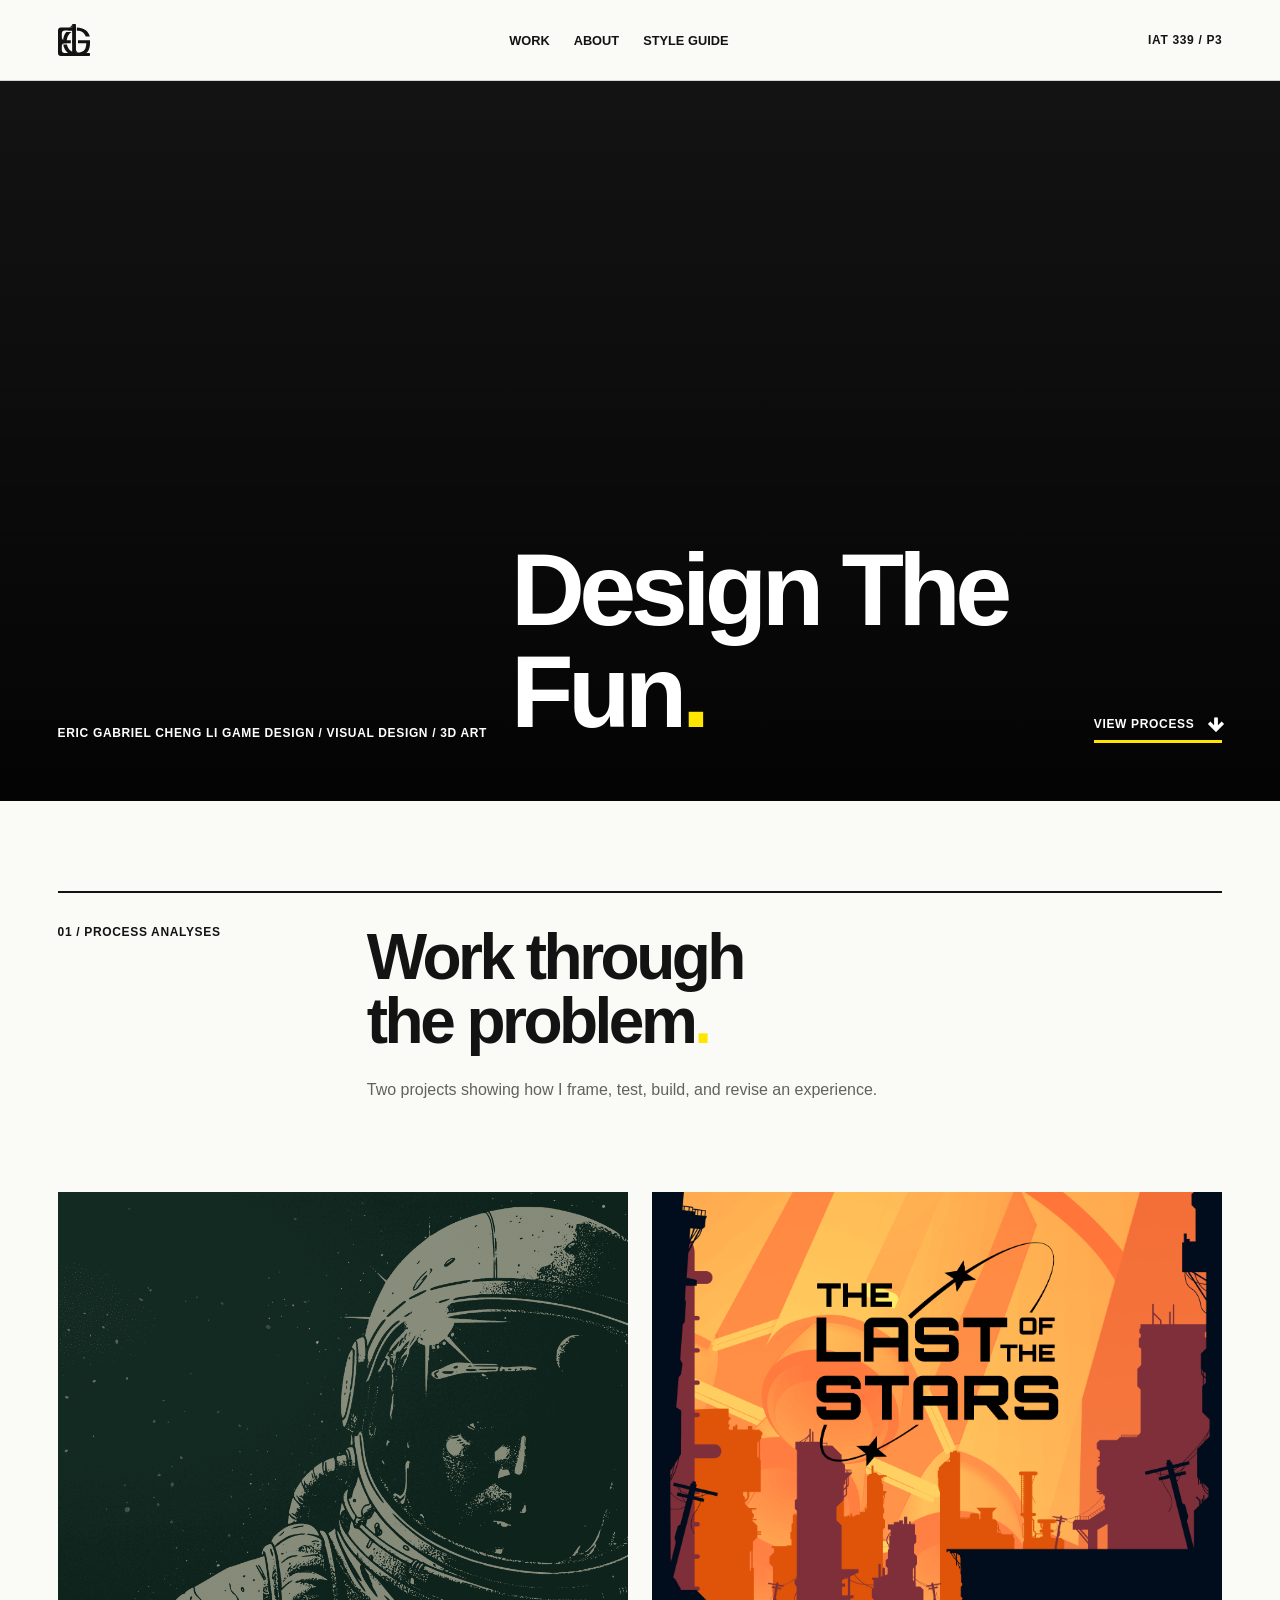
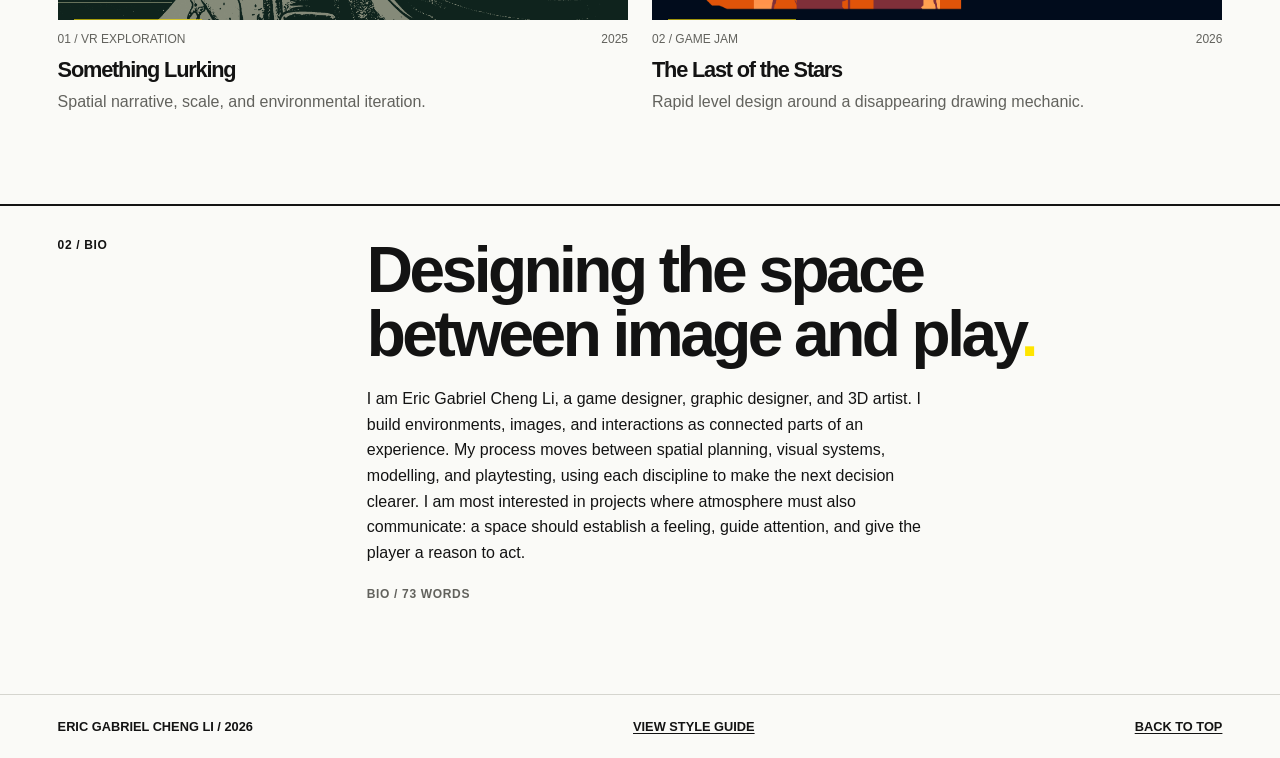
<file: index.html>
<!doctype html>
<html lang="en">
  <head>
    <meta charset="utf-8" />
    <meta name="viewport" content="width=device-width,initial-scale=1" />
    <title>Eric Gabriel Cheng Li / Portfolio Process</title>
    <link rel="icon" href="assets/favicon.svg" type="image/svg+xml" />
    <link rel="stylesheet" href="css/style.css" />
  </head>
  <body>
    <a class="skip-link" href="#main">Skip to content</a>
    <header class="component-header formal-header" id="top">
      <a
        class="wordmark"
        href="index.html"
        aria-label="Eric Gabriel Cheng Li — home"
        ><img src="assets/logo.svg" alt=""
      /></a>
      <nav aria-label="Main navigation">
        <a href="#work">WORK</a><a href="#about">ABOUT</a
        ><a href="style-guide.html">STYLE GUIDE</a>
      </nav>
      <span class="edition">IAT 339 / P3</span>
    </header>
    <main id="main">
      <section class="landing-hero" aria-labelledby="hero-title">
        <div class="hero-image hero-reel" aria-hidden="true">
          <figure class="hero-frame">
            <img
              src="assets/portfolio/something-lurking/interaction.gif"
              alt=""
            />
          </figure>
          <figure class="hero-frame">
            <img src="assets/portfolio/something-lurking/scale.gif" alt="" />
          </figure>
          <figure class="hero-frame">
            <img
              src="assets/portfolio/the-last-of-the-stars/cover.png"
              alt=""
            />
          </figure>
          <figure class="hero-frame">
            <img
              src="assets/portfolio/the-last-of-the-stars/gameplay-01.png"
              alt=""
            />
          </figure>
        </div>
        <div class="hero-shade"></div>
        <div class="hero-overlay">
          <p class="micro">ERIC GABRIEL CHENG LI GAME DESIGN / VISUAL DESIGN / 3D ART</p>
          <h1 id="hero-title">
            Design The<br />Fun<span>.</span>
          </h1>
          <a class="hero-scroll" href="#work"
            >VIEW PROCESS
            <span class="svg-arrow arrow-down" aria-hidden="true"></span
          ></a>
        </div>
      </section>
      <section class="work-section" id="work" aria-labelledby="work-title">
        <header class="section-heading formal-section-heading">
          <span class="micro">01 / PROCESS ANALYSES</span>
          <h2 id="work-title">Work through<br />the problem<span>.</span></h2>
          <p>Two projects showing how I frame, test, build, and revise an experience.</p>
        </header>
        <div class="project-list">
          <a class="project-card" href="projects/something-lurking.html"
            ><div class="project-image">
              <img
                src="assets/portfolio/something-lurking/overview.png"
                alt="Astronaut artwork and environment studies for Something Lurking"
              /><span
                >VIEW PROJECT
                <span class="svg-arrow arrow-up-right" aria-hidden="true"></span
              ></span>
            </div>
            <div class="project-meta">
              <span>01 / VR EXPLORATION</span><span>2025</span>
            </div>
            <h4>Something Lurking</h4>
            <p>Spatial narrative, scale, and environmental iteration.</p></a
          ><a class="project-card" href="projects/the-last-of-the-stars.html"
            ><div class="project-image">
              <img
                src="assets/portfolio/the-last-of-the-stars/cover.png"
                alt="The Last of the Stars orange city title artwork"
              /><span
                >VIEW PROJECT
                <span class="svg-arrow arrow-up-right" aria-hidden="true"></span
              ></span>
            </div>
            <div class="project-meta">
              <span>02 / GAME JAM</span><span>2026</span>
            </div>
            <h4>The Last of the Stars</h4>
            <p>Rapid level design around a disappearing drawing mechanic.</p></a
          >
        </div>
      </section>
      <section class="bio-section" id="about" aria-labelledby="about-title">
        <span class="micro">02 / BIO</span>
        <div>
          <h2 id="about-title">
            Designing the space<br />between image and play<span>.</span>
          </h2>
          <p>I am Eric Gabriel Cheng Li, a game designer, graphic designer, and 3D artist. I build environments, images, and interactions as connected parts of an experience. My process moves between spatial planning, visual systems, modelling, and playtesting, using each discipline to make the next decision clearer. I am most interested in projects where atmosphere must also communicate: a space should establish a feeling, guide attention, and give the player a reason to act.</p>
          <p class="word-count">BIO / 73 WORDS</p>
        </div>
      </section>
    </main>
    <footer class="site-footer">
      <span>ERIC GABRIEL CHENG LI / 2026</span
      ><a class="in-text-link" href="style-guide.html">VIEW STYLE GUIDE</a
      ><a class="in-text-link" href="#top">BACK TO TOP</a>
    </footer>
  </body>
</html>
</file>
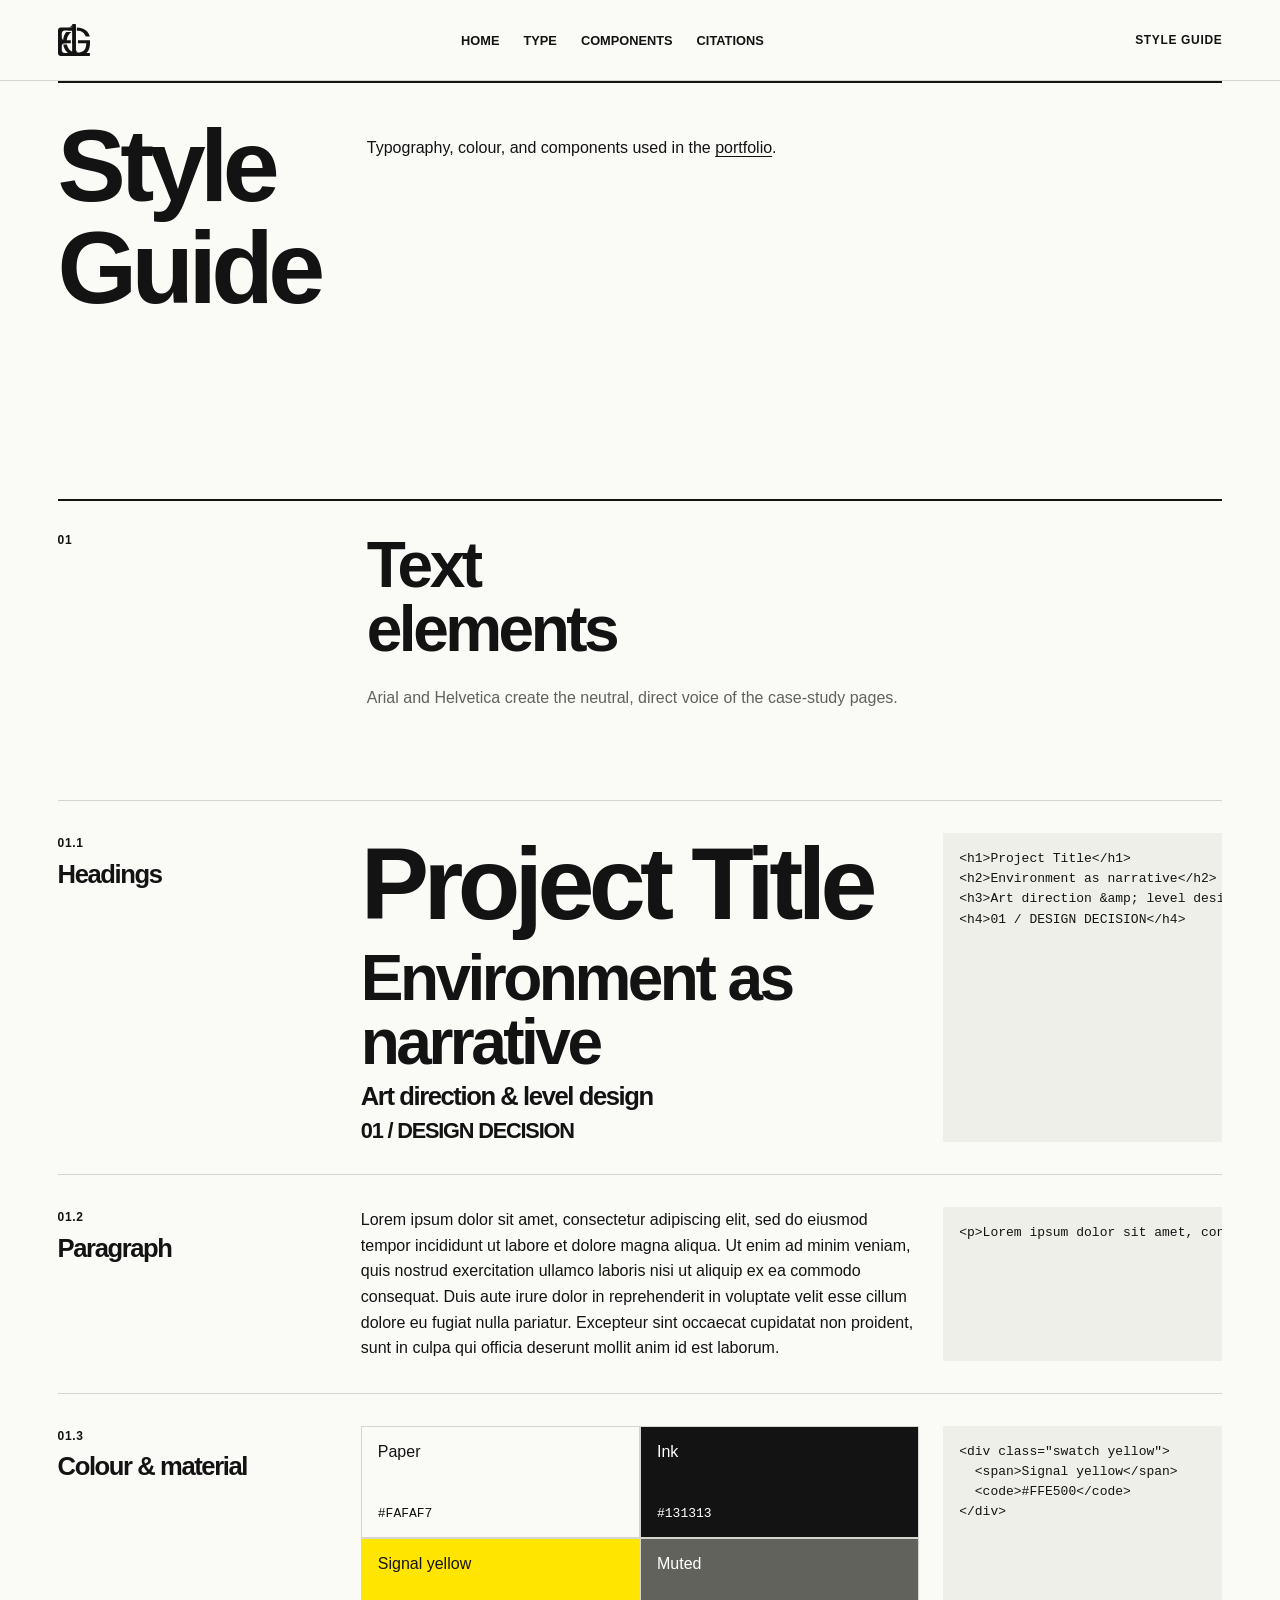
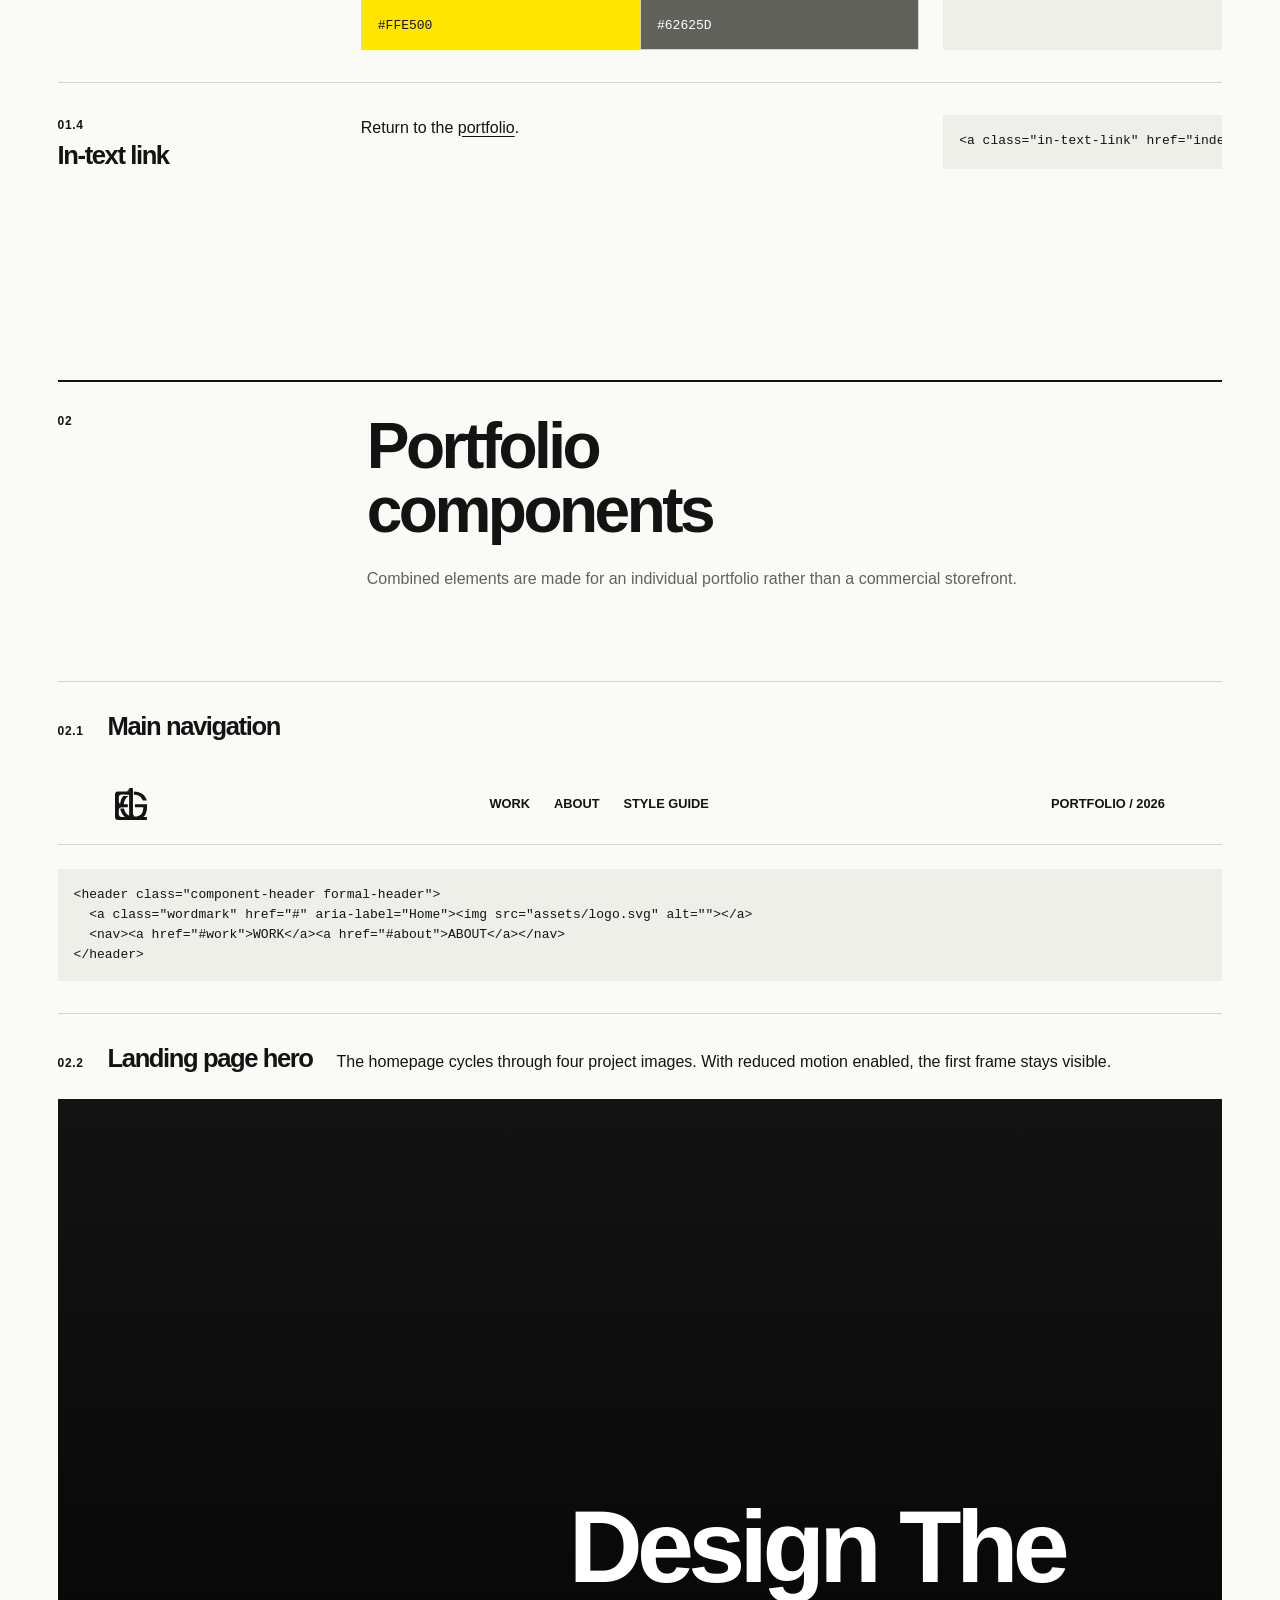
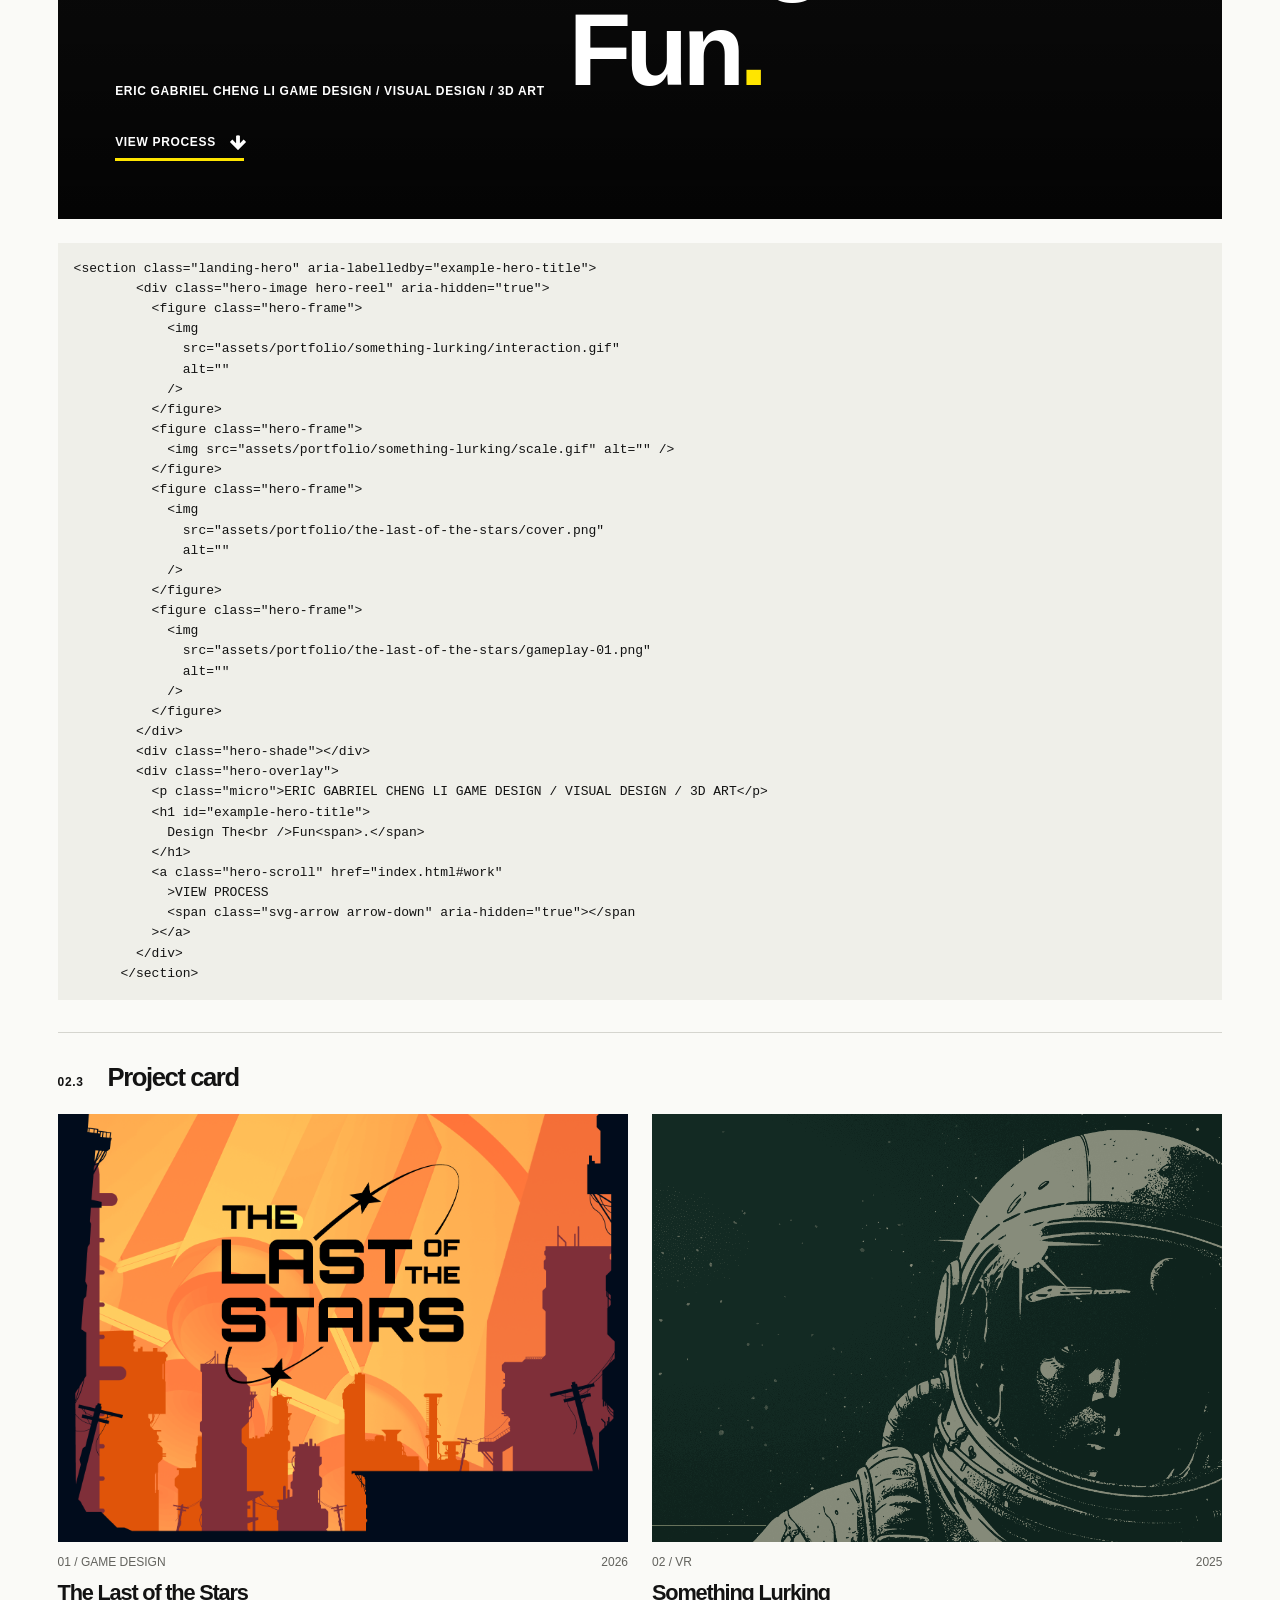
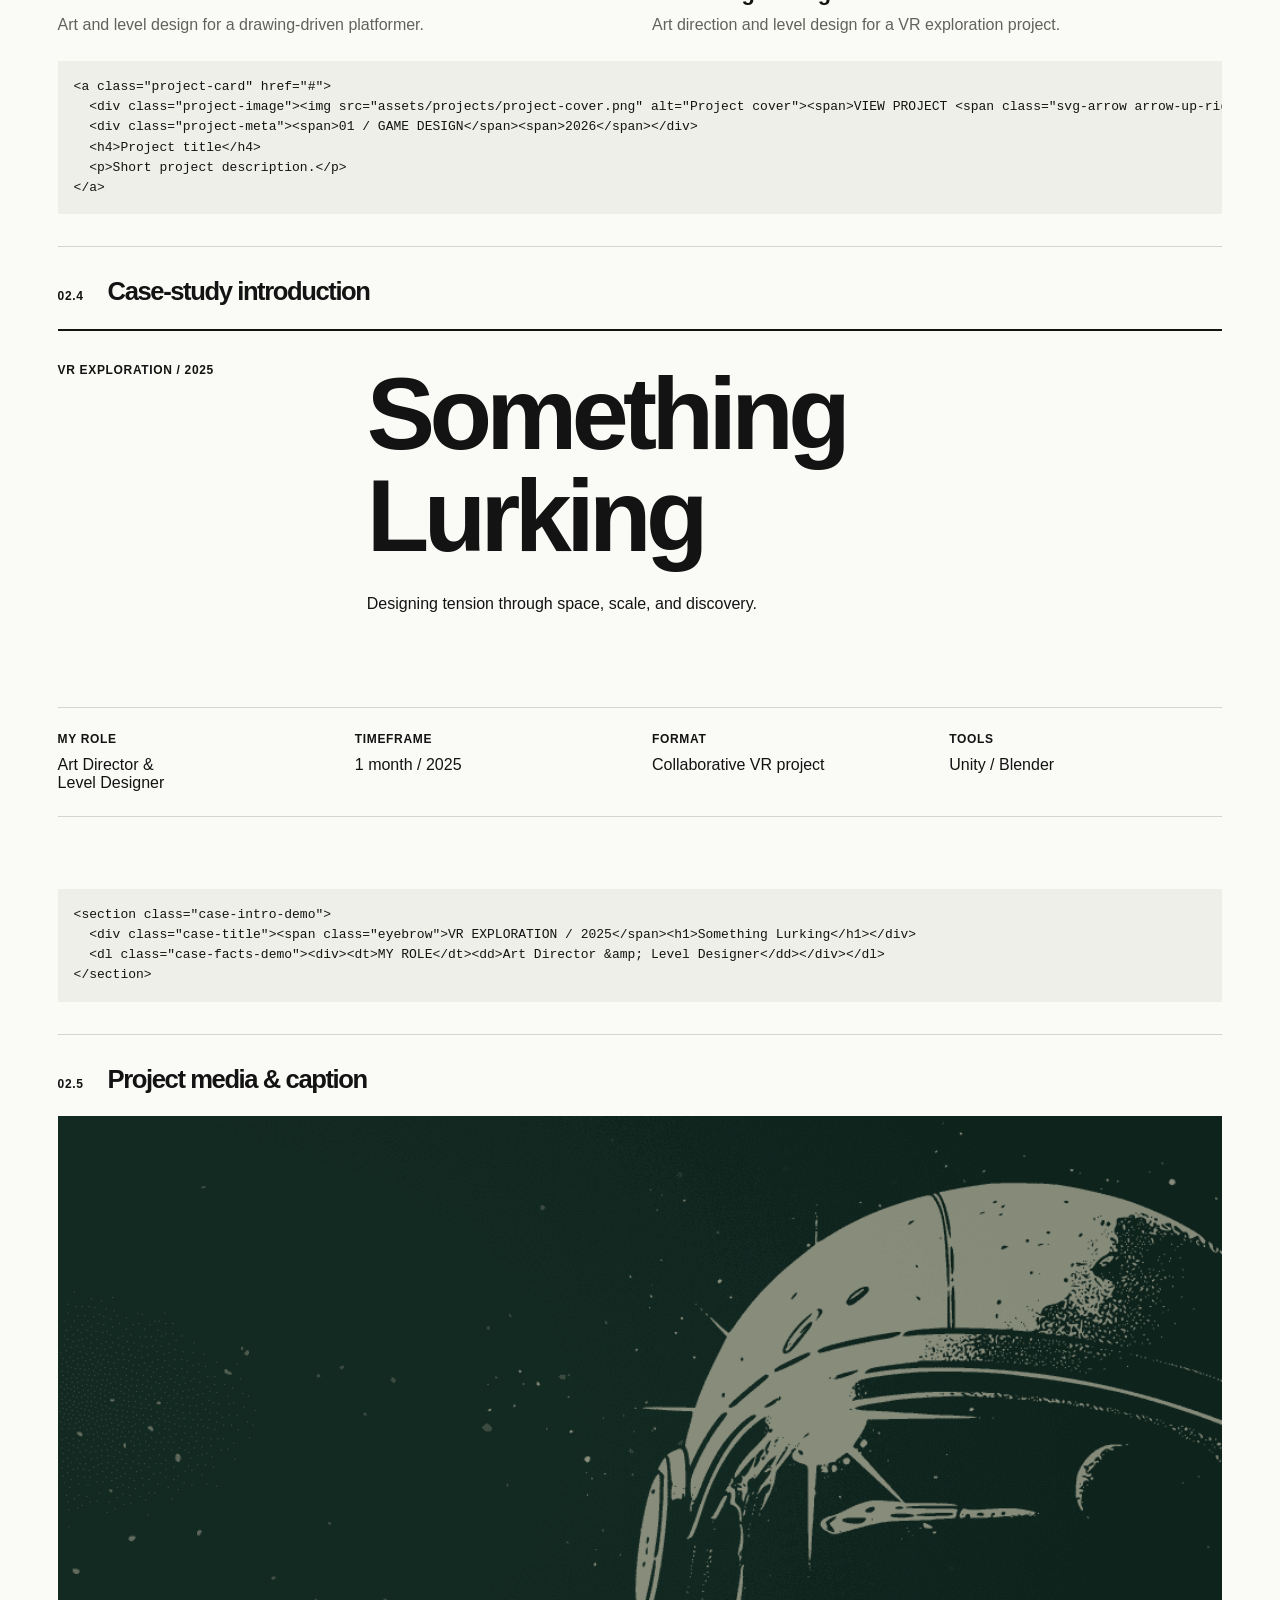
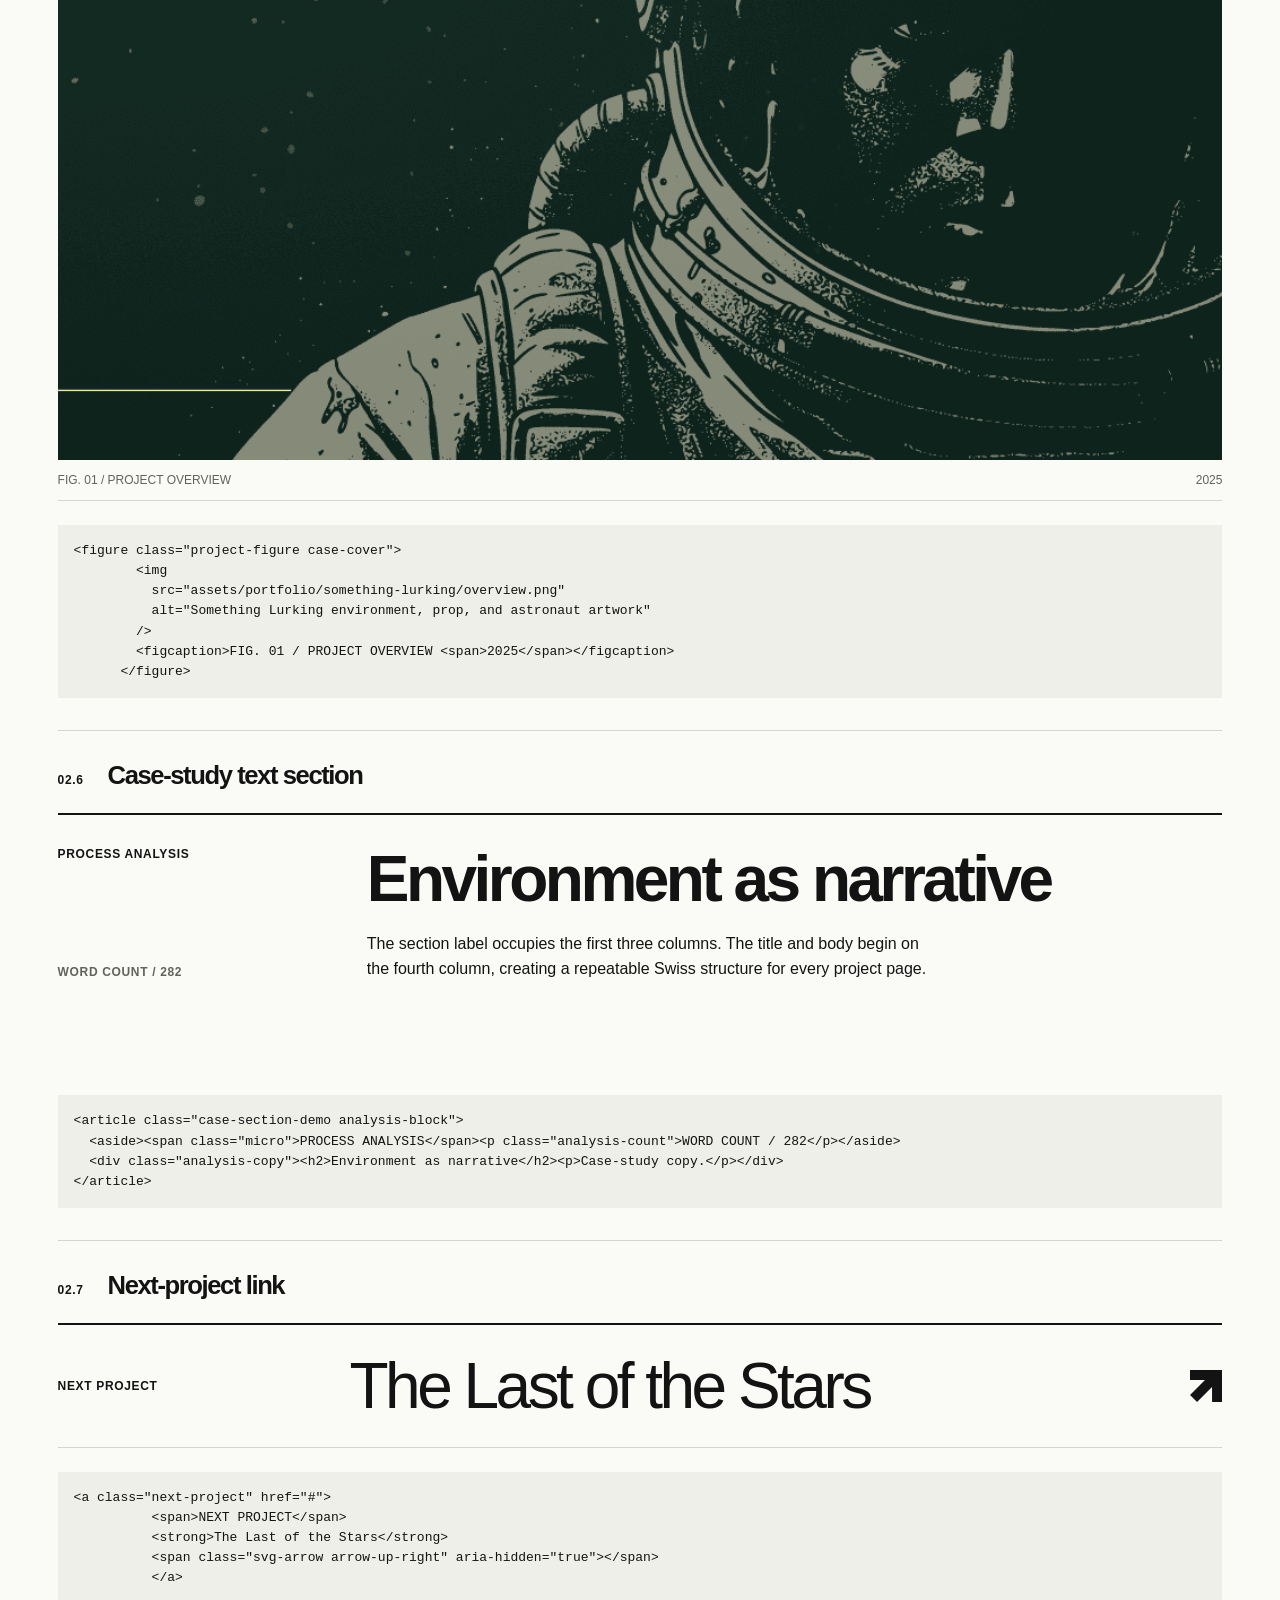
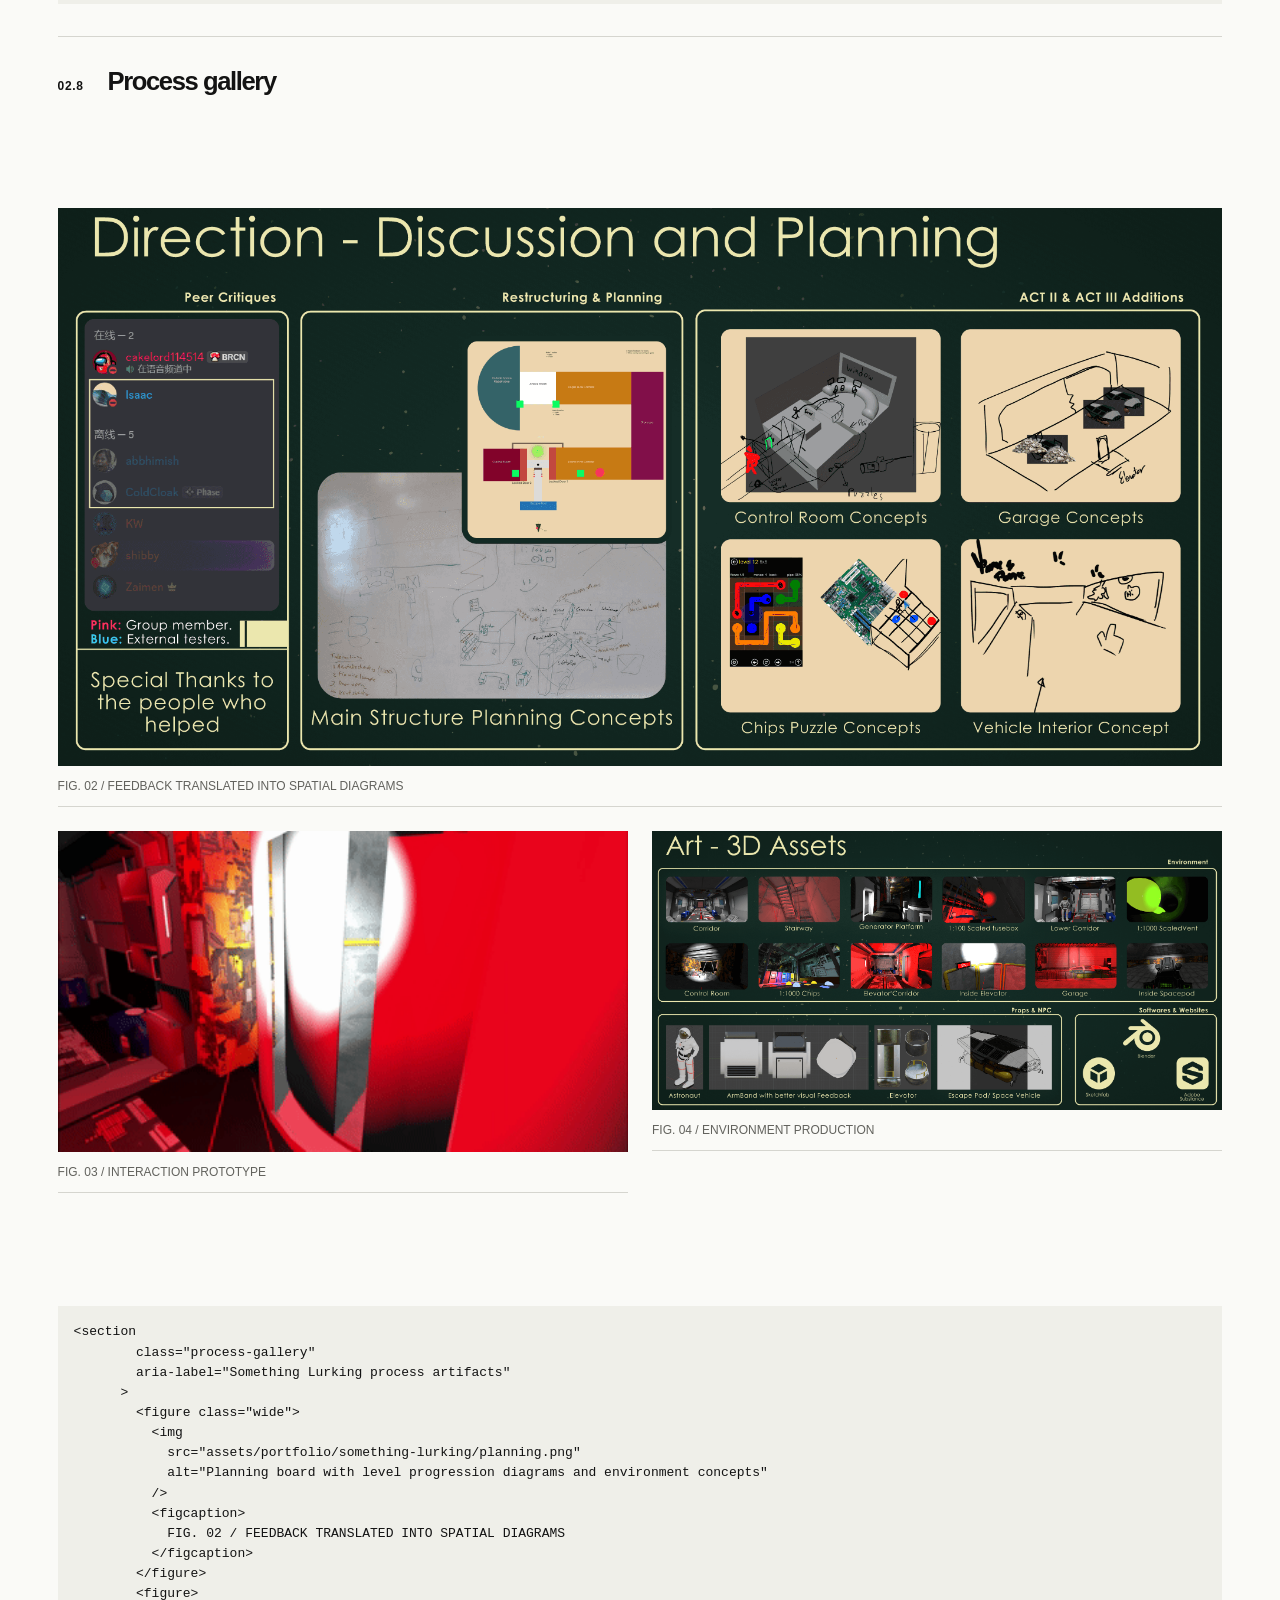
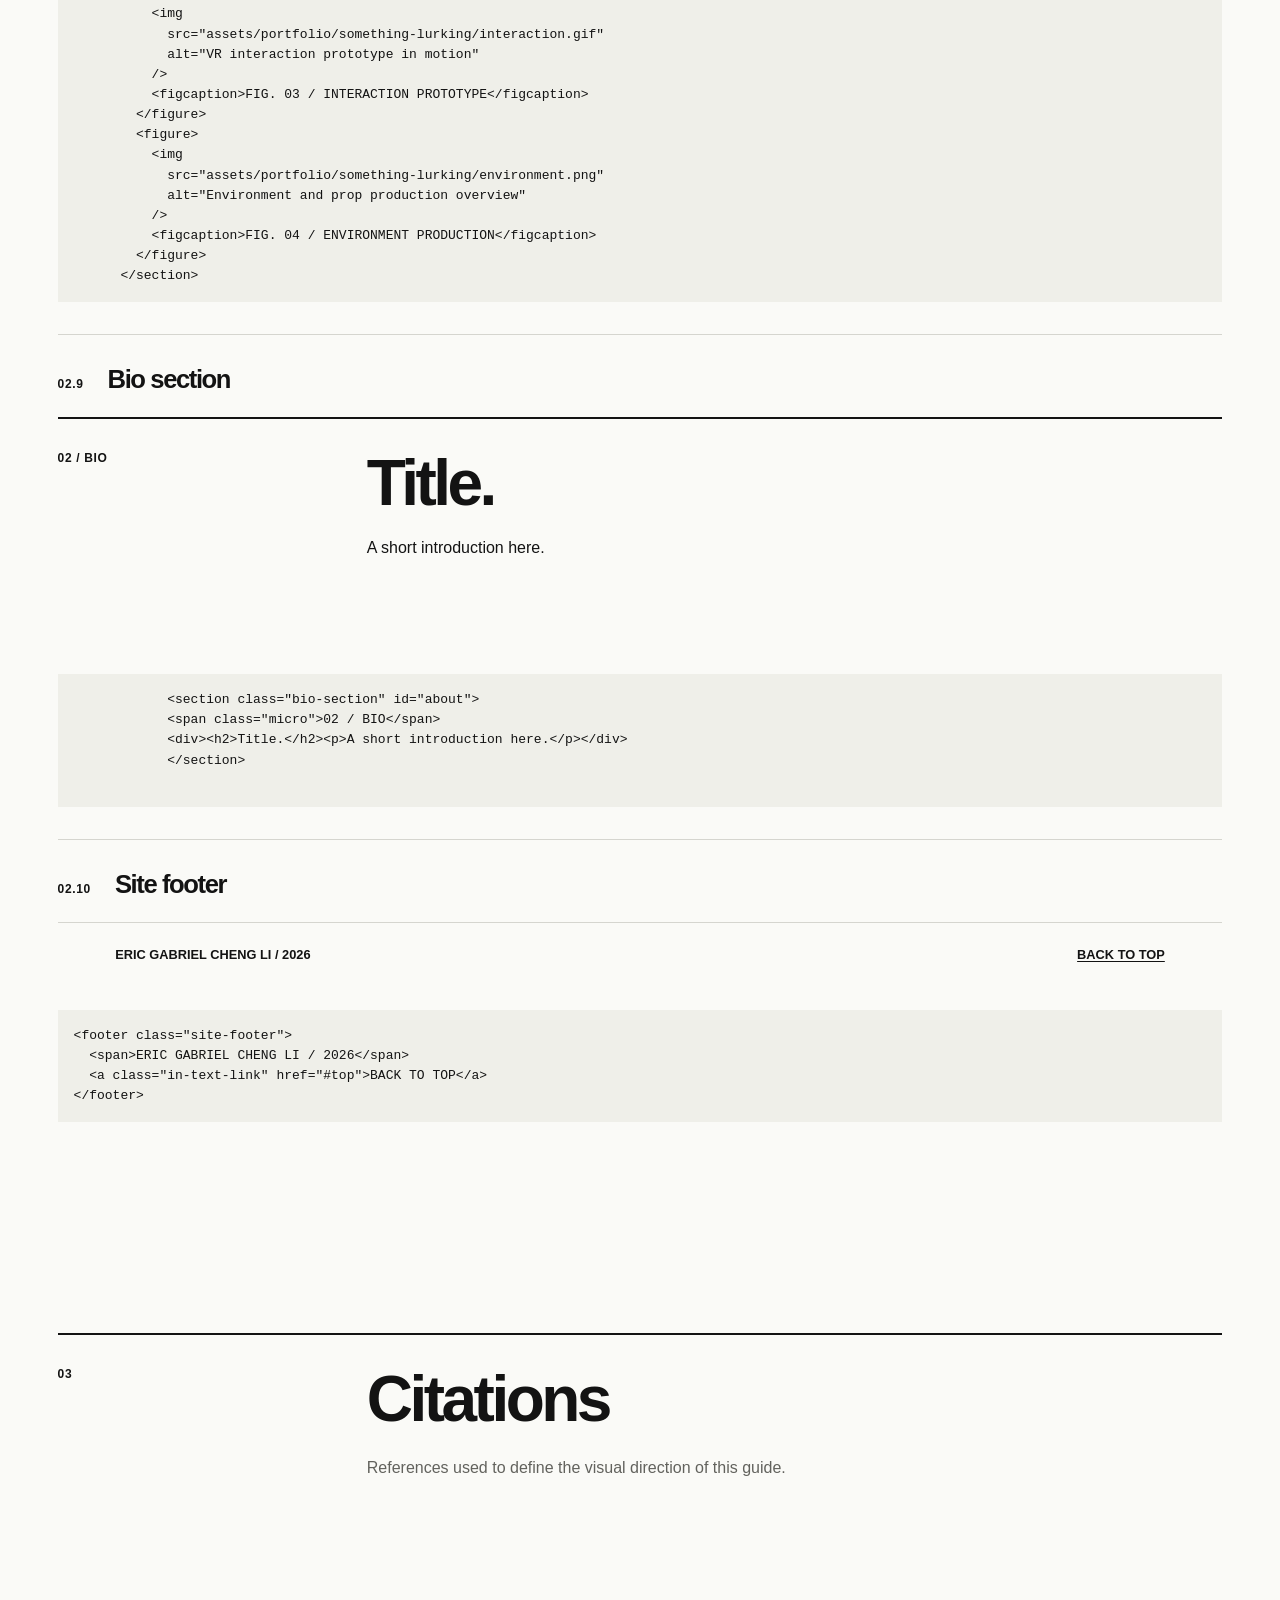
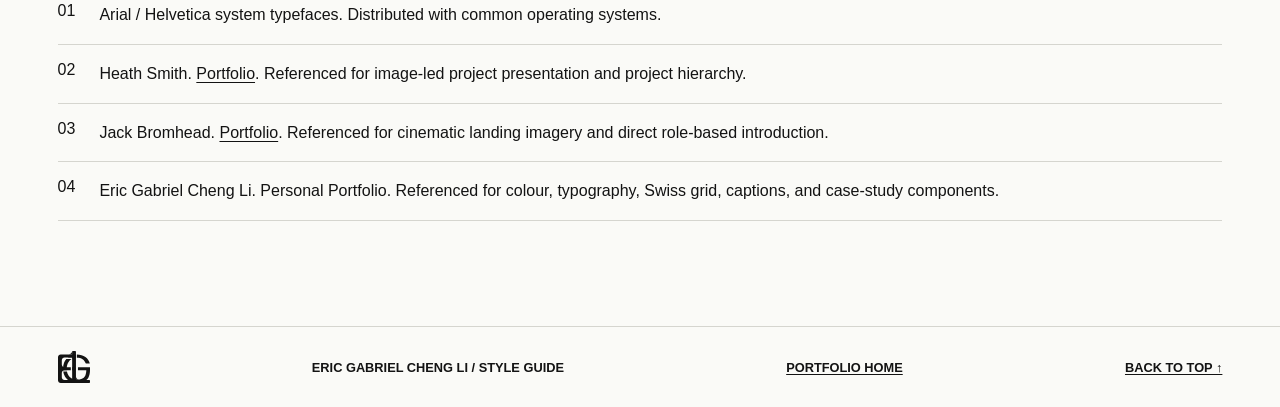
<file: style-guide.html>
<!doctype html>
<html lang="en">
  <head>
    <meta charset="utf-8" />
    <meta name="viewport" content="width=device-width, initial-scale=1" />
    <title>Eric Gabriel Cheng Li / Portfolio Style Guide</title>
    <link rel="icon" href="assets/favicon.svg" type="image/svg+xml" />
    <link rel="stylesheet" href="css/style.css" />
  </head>
  <body class="style-guide-page">
    <a class="skip-link" href="#main">Skip to content</a>

    <header class="formal-header site-header">
      <a class="wordmark" href="#top" aria-label="Eric Gabriel Cheng Li — home"
        ><img src="assets/logo.svg" alt=""
      /></a>
      <nav aria-label="Style guide navigation">
        <a href="index.html">HOME</a>
        <a href="#text-elements">TYPE</a>
        <a href="#combined-elements">COMPONENTS</a>
        <a href="#citations">CITATIONS</a>
      </nav>
      <span class="edition">STYLE GUIDE</span>
    </header>

    <main id="main">
      <section class="guide-intro" id="top">
        <h1>Style Guide</h1>
        <p>Typography, colour, and components used in the <a class="in-text-link" href="index.html">portfolio</a>.</p>
      </section>

      <section class="guide-section" id="text-elements">
        <header class="section-heading">
          <span class="section-number">01</span>
          <h2>Text<br />elements</h2>
          <p>Arial and Helvetica create the neutral, direct voice of the case-study pages.</p>
        </header>

        <article class="element">
          <div class="element-label">
            <span>01.1</span>
            <h3>Headings</h3>
          </div>
          <div class="element-demo type-scale">
            <h1>Project Title</h1>
            <h2>Environment as narrative</h2>
            <h3>Art direction &amp; level design</h3>
            <h4>01 / DESIGN DECISION</h4>
          </div>
          <pre><code>&lt;h1&gt;Project Title&lt;/h1&gt;
&lt;h2&gt;Environment as narrative&lt;/h2&gt;
&lt;h3&gt;Art direction &amp;amp; level design&lt;/h3&gt;
&lt;h4&gt;01 / DESIGN DECISION&lt;/h4&gt;</code></pre>
        </article>

        <article class="element">
          <div class="element-label">
            <span>01.2</span>
            <h3>Paragraph</h3>
          </div>
          <div class="element-demo prose-demo">
            <p>Lorem ipsum dolor sit amet, consectetur adipiscing elit, sed do eiusmod tempor incididunt ut labore et dolore magna aliqua. Ut enim ad minim veniam, quis nostrud exercitation ullamco laboris nisi ut aliquip ex ea commodo consequat. Duis aute irure dolor in reprehenderit in voluptate velit esse cillum dolore eu fugiat nulla pariatur. Excepteur sint occaecat cupidatat non proident, sunt in culpa qui officia deserunt mollit anim id est laborum.</p>
          </div>
          <pre><code>&lt;p&gt;Lorem ipsum dolor sit amet, consectetur adipiscing elit, sed do eiusmod tempor incididunt ut labore et dolore magna aliqua. Ut enim ad minim veniam, quis nostrud exercitation ullamco laboris nisi ut aliquip ex ea commodo consequat. Duis aute irure dolor in reprehenderit in voluptate velit esse cillum dolore eu fugiat nulla pariatur. Excepteur sint occaecat cupidatat non proident, sunt in culpa qui officia deserunt mollit anim id est laborum.&lt;/p&gt;</code></pre>
        </article>

        <article class="element">
          <div class="element-label">
            <span>01.3</span>
            <h3>Colour &amp; material</h3>
          </div>
          <div class="element-demo swatches">
            <div class="swatch paper">
              <span>Paper</span><code>#FAFAF7</code>
            </div>
            <div class="swatch ink"><span>Ink</span><code>#131313</code></div>
            <div class="swatch yellow">
              <span>Signal yellow</span><code>#FFE500</code>
            </div>
            <div class="swatch muted">
              <span>Muted</span><code>#62625D</code>
            </div>
          </div>
          <pre><code>&lt;div class="swatch yellow"&gt;
  &lt;span&gt;Signal yellow&lt;/span&gt;
  &lt;code&gt;#FFE500&lt;/code&gt;
&lt;/div&gt;</code></pre>
        </article>
        <article class="element">
          <div class="element-label">
            <span>01.4</span>
            <h3>In-text link</h3>
          </div>
          <p class="element-demo">Return to the <a class="in-text-link" href="index.html">portfolio</a>.</p>
          <pre><code>&lt;a class="in-text-link" href="index.html"&gt;portfolio&lt;/a&gt;</code></pre>
        </article>
      </section>

      <section class="guide-section" id="combined-elements">
        <header class="section-heading">
          <span class="section-number">02</span>
          <h2>Portfolio<br />components</h2>
          <p>Combined elements are made for an individual portfolio rather than a commercial storefront.</p>
        </header>

        <article class="element element-wide">
          <div class="element-label">
            <span>02.1</span>
            <h3>Main navigation</h3>
          </div>
          <div class="element-demo">
            <header class="component-header formal-header">
              <a class="wordmark" href="#" aria-label="Home"
                ><img src="assets/logo.svg" alt=""
              /></a>
              <nav aria-label="Example navigation">
                <a href="#">WORK</a><a href="#">ABOUT</a
                ><a href="#">STYLE GUIDE</a>
              </nav>
              <span>PORTFOLIO / 2026</span>
            </header>
          </div>
          <pre><code>&lt;header class="component-header formal-header"&gt;
  &lt;a class="wordmark" href="#" aria-label="Home"&gt;&lt;img src="assets/logo.svg" alt=""&gt;&lt;/a&gt;
  &lt;nav&gt;&lt;a href="#work"&gt;WORK&lt;/a&gt;&lt;a href="#about"&gt;ABOUT&lt;/a&gt;&lt;/nav&gt;
&lt;/header&gt;</code></pre>
        </article>

        <article class="element element-wide">
          <div class="element-label">
            <span>02.2</span>
            <h3>Landing page hero</h3>
            <p class="component-note">The homepage cycles through four project images. With reduced motion enabled, the first frame stays visible.</p>
          </div>
          <div class="element-demo">
            <section class="landing-hero" aria-labelledby="example-hero-title">
              <div class="hero-image hero-reel" aria-hidden="true">
                <figure class="hero-frame">
                  <img
                    src="assets/portfolio/something-lurking/interaction.gif"
                    alt=""
                  />
                </figure>
                <figure class="hero-frame">
                  <img
                    src="assets/portfolio/something-lurking/scale.gif"
                    alt=""
                  />
                </figure>
                <figure class="hero-frame">
                  <img
                    src="assets/portfolio/the-last-of-the-stars/cover.png"
                    alt=""
                  />
                </figure>
                <figure class="hero-frame">
                  <img
                    src="assets/portfolio/the-last-of-the-stars/gameplay-01.png"
                    alt=""
                  />
                </figure>
              </div>
              <div class="hero-shade"></div>
              <div class="hero-overlay">
                <p class="micro">ERIC GABRIEL CHENG LI GAME DESIGN / VISUAL DESIGN / 3D ART</p>
                <h1 id="example-hero-title">
                  Design The<br />Fun<span>.</span>
                </h1>
                <a class="hero-scroll" href="index.html#work"
                  >VIEW PROCESS
                  <span class="svg-arrow arrow-down" aria-hidden="true"></span
                ></a>
              </div>
            </section>
          </div>
          <pre><code>&lt;section class="landing-hero" aria-labelledby="example-hero-title"&gt;
        &lt;div class="hero-image hero-reel" aria-hidden="true"&gt;
          &lt;figure class="hero-frame"&gt;
            &lt;img
              src="assets/portfolio/something-lurking/interaction.gif"
              alt=""
            /&gt;
          &lt;/figure&gt;
          &lt;figure class="hero-frame"&gt;
            &lt;img src="assets/portfolio/something-lurking/scale.gif" alt="" /&gt;
          &lt;/figure&gt;
          &lt;figure class="hero-frame"&gt;
            &lt;img
              src="assets/portfolio/the-last-of-the-stars/cover.png"
              alt=""
            /&gt;
          &lt;/figure&gt;
          &lt;figure class="hero-frame"&gt;
            &lt;img
              src="assets/portfolio/the-last-of-the-stars/gameplay-01.png"
              alt=""
            /&gt;
          &lt;/figure&gt;
        &lt;/div&gt;
        &lt;div class="hero-shade"&gt;&lt;/div&gt;
        &lt;div class="hero-overlay"&gt;
          &lt;p class="micro"&gt;ERIC GABRIEL CHENG LI GAME DESIGN / VISUAL DESIGN / 3D ART&lt;/p&gt;
          &lt;h1 id="example-hero-title"&gt;
            Design The&lt;br /&gt;Fun&lt;span&gt;.&lt;/span&gt;
          &lt;/h1&gt;
          &lt;a class="hero-scroll" href="index.html#work"
            &gt;VIEW PROCESS
            &lt;span class="svg-arrow arrow-down" aria-hidden="true"&gt;&lt;/span
          &gt;&lt;/a&gt;
        &lt;/div&gt;
      &lt;/section&gt;</code></pre>
        </article>

        <article class="element element-wide">
          <div class="element-label">
            <span>02.3</span>
            <h3>Project card</h3>
          </div>
          <div class="element-demo project-list">
            <a class="project-card" href="#">
              <div class="project-image">
                <img
                  src="assets/projects/last-of-the-stars-cover.png"
                  alt="The Last of the Stars title artwork over an orange collapsing city"
                /><span
                  >VIEW PROJECT
                  <span class="svg-arrow arrow-up-right" aria-hidden="true"></span
                ></span>
              </div>
              <div class="project-meta">
                <span>01 / GAME DESIGN</span><span>2026</span>
              </div>
              <h4>The Last of the Stars</h4>
              <p>Art and level design for a drawing-driven platformer.</p>
            </a>
            <a class="project-card" href="#">
              <div class="project-image">
                <img
                  src="assets/projects/something-lurking-cover.png"
                  alt="Astronaut artwork for Something Lurking, a VR exploration experience"
                /><span
                  >VIEW PROJECT
                  <span class="svg-arrow arrow-up-right" aria-hidden="true"></span
                ></span>
              </div>
              <div class="project-meta">
                <span>02 / VR</span><span>2025</span>
              </div>
              <h4>Something Lurking</h4>
              <p>Art direction and level design for a VR exploration project.</p>
            </a>
          </div>
          <pre><code>&lt;a class="project-card" href="#"&gt;
  &lt;div class="project-image"&gt;&lt;img src="assets/projects/project-cover.png" alt="Project cover"&gt;&lt;span&gt;VIEW PROJECT &lt;span class="svg-arrow arrow-up-right" aria-hidden="true"&gt;&lt;/span&gt;&lt;/span&gt;&lt;/div&gt;
  &lt;div class="project-meta"&gt;&lt;span&gt;01 / GAME DESIGN&lt;/span&gt;&lt;span&gt;2026&lt;/span&gt;&lt;/div&gt;
  &lt;h4&gt;Project title&lt;/h4&gt;
  &lt;p&gt;Short project description.&lt;/p&gt;
&lt;/a&gt;</code></pre>
        </article>

        <article class="element element-wide">
          <div class="element-label">
            <span>02.4</span>
            <h3>Case-study introduction</h3>
          </div>
          <div class="element-demo case-intro-demo">
            <div class="case-title">
              <span class="eyebrow">VR EXPLORATION / 2025</span>
              <h1>Something<br />Lurking</h1>
              <p>Designing tension through space, scale, and discovery.</p>
            </div>
            <!--https://developer.mozilla.org/en-US/docs/Web/HTML/Reference/Elements/dl Dl tags for description lists.-->
            <dl class="case-facts-demo">
              <div>
                <dt>MY ROLE</dt>
                <dd>Art Director &amp;<br />Level Designer</dd>
              </div>
              <div>
                <dt>TIMEFRAME</dt>
                <dd>1 month / 2025</dd>
              </div>
              <div>
                <dt>FORMAT</dt>
                <dd>Collaborative VR project</dd>
              </div>
              <div>
                <dt>TOOLS</dt>
                <dd>Unity / Blender</dd>
              </div>
            </dl>
          </div>
          <pre><code>&lt;section class="case-intro-demo"&gt;
  &lt;div class="case-title"&gt;&lt;span class="eyebrow"&gt;VR EXPLORATION / 2025&lt;/span&gt;&lt;h1&gt;Something Lurking&lt;/h1&gt;&lt;/div&gt;
  &lt;dl class="case-facts-demo"&gt;&lt;div&gt;&lt;dt&gt;MY ROLE&lt;/dt&gt;&lt;dd&gt;Art Director &amp;amp; Level Designer&lt;/dd&gt;&lt;/div&gt;&lt;/dl&gt;
&lt;/section&gt;</code></pre>
        </article>

        <article class="element element-wide">
          <div class="element-label">
            <span>02.5</span>
            <h3>Project media &amp; caption</h3>
          </div>
          <div class="element-demo">
            <figure class="project-figure case-cover">
        <img
          src="assets/portfolio/something-lurking/overview.png"
          alt="Something Lurking environment, prop, and astronaut artwork"
        />
        <figcaption>FIG. 01 / PROJECT OVERVIEW <span>2025</span></figcaption>
      </figure>
          </div>
          <pre><code>&lt;figure class="project-figure case-cover"&gt;
        &lt;img
          src="assets/portfolio/something-lurking/overview.png"
          alt="Something Lurking environment, prop, and astronaut artwork"
        /&gt;
        &lt;figcaption&gt;FIG. 01 / PROJECT OVERVIEW &lt;span&gt;2025&lt;/span&gt;&lt;/figcaption&gt;
      &lt;/figure&gt;</code></pre>
        </article>

        <article class="element element-wide">
          <div class="element-label">
            <span>02.6</span>
            <h3>Case-study text section</h3>
          </div>
          <div class="element-demo case-section-demo analysis-block">
            <aside>
              <span class="micro">PROCESS ANALYSIS</span>
              <p class="analysis-count">WORD COUNT / 282</p>
            </aside>
            <div class="analysis-copy">
              <h2>Environment as narrative</h2>
              <p>The section label occupies the first three columns. The title and body begin on the fourth column, creating a repeatable Swiss structure for every project page.</p>
            </div>
          </div>
          <pre><code>&lt;article class="case-section-demo analysis-block"&gt;
  &lt;aside&gt;&lt;span class="micro"&gt;PROCESS ANALYSIS&lt;/span&gt;&lt;p class="analysis-count"&gt;WORD COUNT / 282&lt;/p&gt;&lt;/aside&gt;
  &lt;div class="analysis-copy"&gt;&lt;h2&gt;Environment as narrative&lt;/h2&gt;&lt;p&gt;Case-study copy.&lt;/p&gt;&lt;/div&gt;
&lt;/article&gt;</code></pre>
        </article>

        <article class="element element-wide">
          <div class="element-label">
            <span>02.7</span>
            <h3>Next-project link</h3>
          </div>
          <div class="element-demo">
            <a class="next-project" href="#"
              ><span>NEXT PROJECT</span><strong>The Last of the Stars</strong
              ><span class="svg-arrow arrow-up-right" aria-hidden="true"></span
            ></a>
          </div>
          <pre><code>&lt;a class="next-project" href="#"&gt;
          &lt;span&gt;NEXT PROJECT&lt;/span&gt;
          &lt;strong&gt;The Last of the Stars&lt;/strong&gt;
          &lt;span class="svg-arrow arrow-up-right" aria-hidden="true"&gt;&lt;/span&gt;
          &lt;/a&gt;</code></pre>
        </article>

        <article class="element element-wide">
          <div class="element-label">
            <span>02.8</span>
            <h3>Process gallery</h3>
          </div>
          <div class="element-demo">
<section
        class="process-gallery"
        aria-label="Something Lurking process artifacts"
      >
        <figure class="wide">
          <img
            src="assets/portfolio/something-lurking/planning.png"
            alt="Planning board with level progression diagrams and environment concepts"
          />
          <figcaption>
            FIG. 02 / FEEDBACK TRANSLATED INTO SPATIAL DIAGRAMS
          </figcaption>
        </figure>
        <figure>
          <img
            src="assets/portfolio/something-lurking/interaction.gif"
            alt="VR interaction prototype in motion"
          />
          <figcaption>FIG. 03 / INTERACTION PROTOTYPE</figcaption>
        </figure>
        <figure>
          <img
            src="assets/portfolio/something-lurking/environment.png"
            alt="Environment and prop production overview"
          />
          <figcaption>FIG. 04 / ENVIRONMENT PRODUCTION</figcaption>
        </figure>
      </section>
          </div>
          <pre><code>&lt;section
        class="process-gallery"
        aria-label="Something Lurking process artifacts"
      &gt;
        &lt;figure class="wide"&gt;
          &lt;img
            src="assets/portfolio/something-lurking/planning.png"
            alt="Planning board with level progression diagrams and environment concepts"
          /&gt;
          &lt;figcaption&gt;
            FIG. 02 / FEEDBACK TRANSLATED INTO SPATIAL DIAGRAMS
          &lt;/figcaption&gt;
        &lt;/figure&gt;
        &lt;figure&gt;
          &lt;img
            src="assets/portfolio/something-lurking/interaction.gif"
            alt="VR interaction prototype in motion"
          /&gt;
          &lt;figcaption&gt;FIG. 03 / INTERACTION PROTOTYPE&lt;/figcaption&gt;
        &lt;/figure&gt;
        &lt;figure&gt;
          &lt;img
            src="assets/portfolio/something-lurking/environment.png"
            alt="Environment and prop production overview"
          /&gt;
          &lt;figcaption&gt;FIG. 04 / ENVIRONMENT PRODUCTION&lt;/figcaption&gt;
        &lt;/figure&gt;
      &lt;/section&gt;</code></pre>
        </article>

        <article class="element element-wide">
          <div class="element-label">
            <span>02.9</span>
            <h3>Bio section</h3>
          </div>
          <div class="element-demo bio-section">
            <span class="eyebrow">02 / BIO</span>
            <div>
              <h2>Title.</h2>
              <p>A short introduction here.</p>
            </div>
          </div>
          <pre>
            <code>&lt;section class="bio-section" id="about"&gt;
            &lt;span class="micro"&gt;02 / BIO&lt;/span&gt;
            &lt;div&gt;&lt;h2&gt;Title.&lt;/h2&gt;&lt;p&gt;A short introduction here.&lt;/p&gt;&lt;/div&gt;
            &lt;/section&gt;</code>
          </pre>
        </article>

        <article class="element element-wide">
          <div class="element-label">
            <span>02.10</span>
            <h3>Site footer</h3>
          </div>
          <div class="element-demo">
            <footer class="site-footer component-footer">
              <span>ERIC GABRIEL CHENG LI / 2026</span
              ><a class="in-text-link" href="#top">BACK TO TOP</a>
            </footer>
          </div>
          <pre><code>&lt;footer class="site-footer"&gt;
  &lt;span&gt;ERIC GABRIEL CHENG LI / 2026&lt;/span&gt;
  &lt;a class="in-text-link" href="#top"&gt;BACK TO TOP&lt;/a&gt;
&lt;/footer&gt;</code></pre>
        </article>
      </section>

      <section class="guide-section" id="citations">
        <header class="section-heading">
          <span class="section-number">03</span>
          <h2>Citations</h2>
          <p>References used to define the visual direction of this guide.</p>
        </header>
        <ul class="citation-list">
          <li>
            <span>01</span>
            <p>Arial / Helvetica system typefaces. Distributed with common operating systems.</p>
          </li>
          <li>
            <span>02</span>
            <p>Heath Smith. <a class="in-text-link" href="https://heathsmith.net/index.php/portfolio/">Portfolio</a>. Referenced for image-led project presentation and project hierarchy.</p>
          </li>
          <li>
            <span>03</span>
            <p>Jack Bromhead. <a class="in-text-link" href="https://www.jackbromhead.com/">Portfolio</a>. Referenced for cinematic landing imagery and direct role-based introduction.</p>
          </li>
          <li>
            <span>04</span>
            <p>Eric Gabriel Cheng Li. Personal Portfolio. Referenced for colour, typography, Swiss grid, captions, and case-study components.</p>
          </li>
        </ul>
      </section>
    </main>

    <footer class="site-footer">
      <a class="wordmark" href="#top" aria-label="Eric Gabriel Cheng Li — home"
        ><img src="assets/logo.svg" alt=""
      /></a>
      <span>ERIC GABRIEL CHENG LI / STYLE GUIDE</span>
      <a class="in-text-link" href="index.html">PORTFOLIO HOME</a>
      <a class="in-text-link" href="#top">BACK TO TOP ↑</a>
    </footer>
  </body>
</html>
</file>
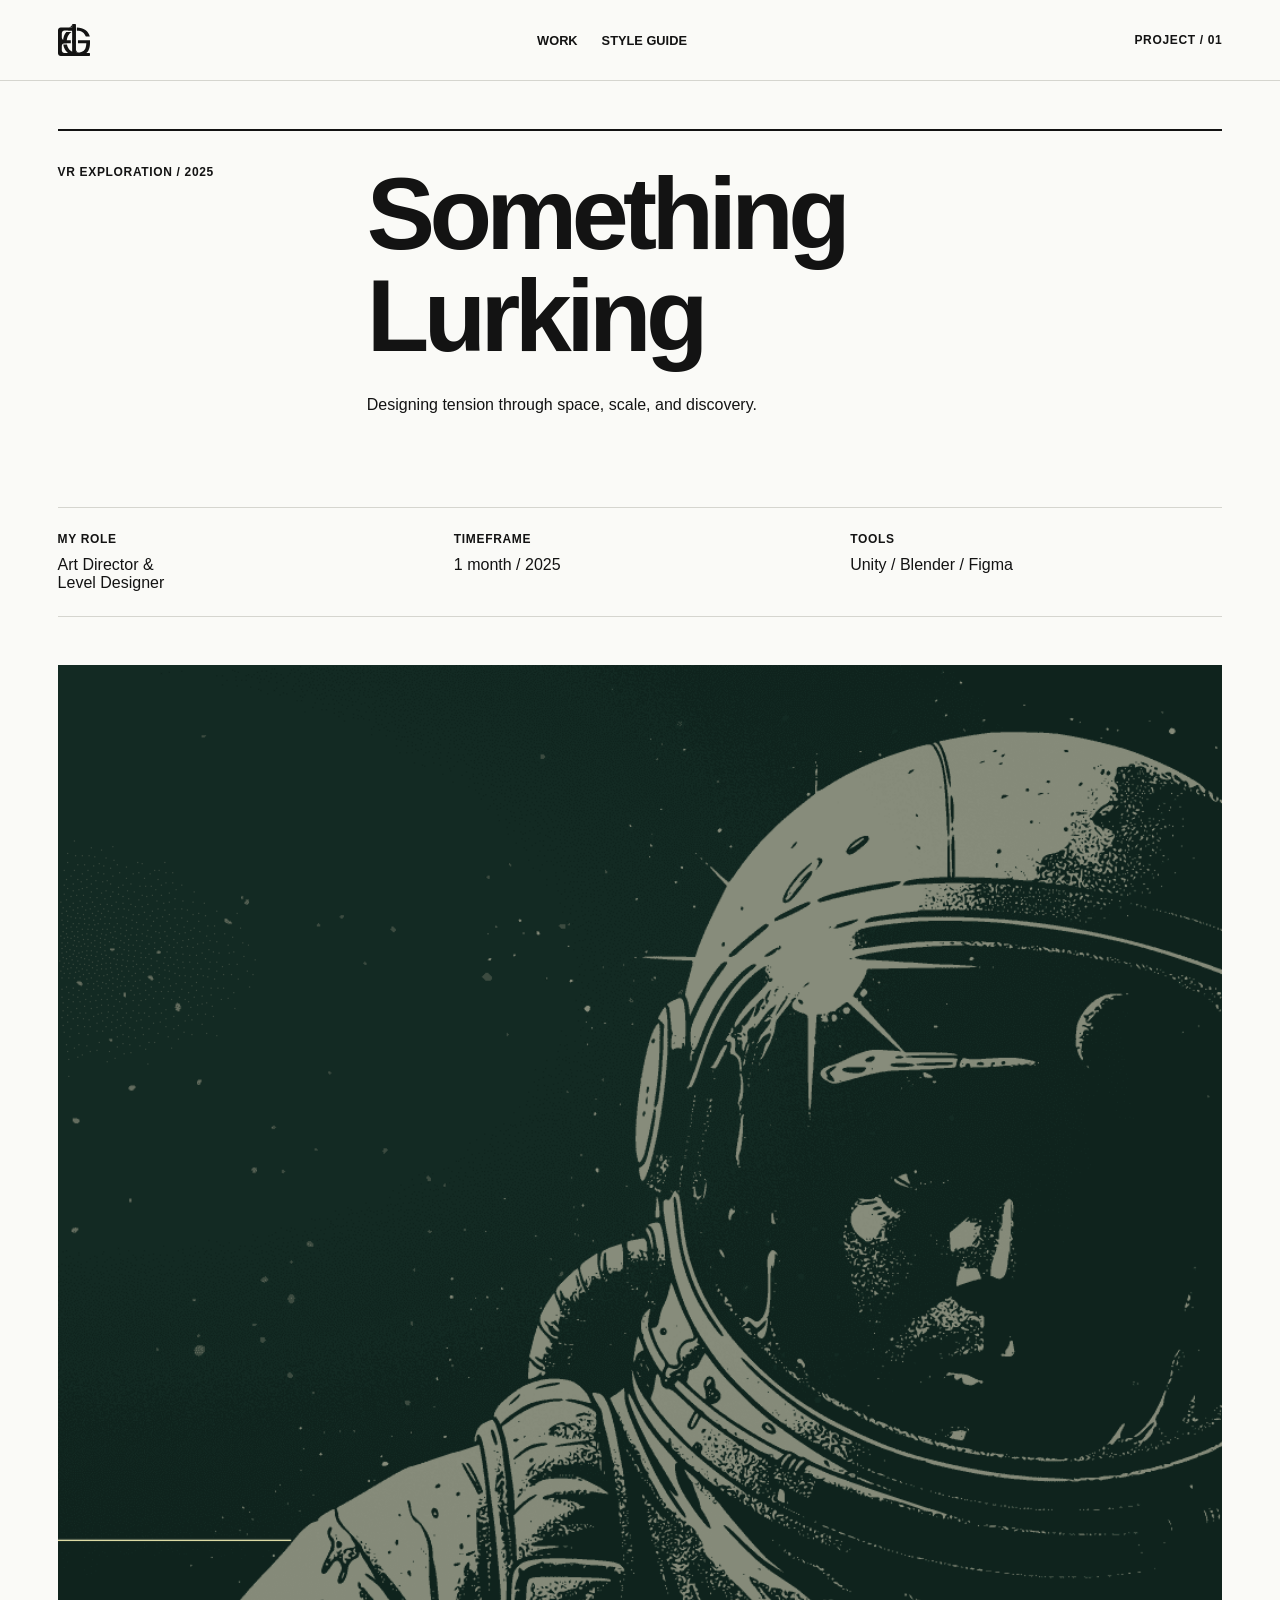
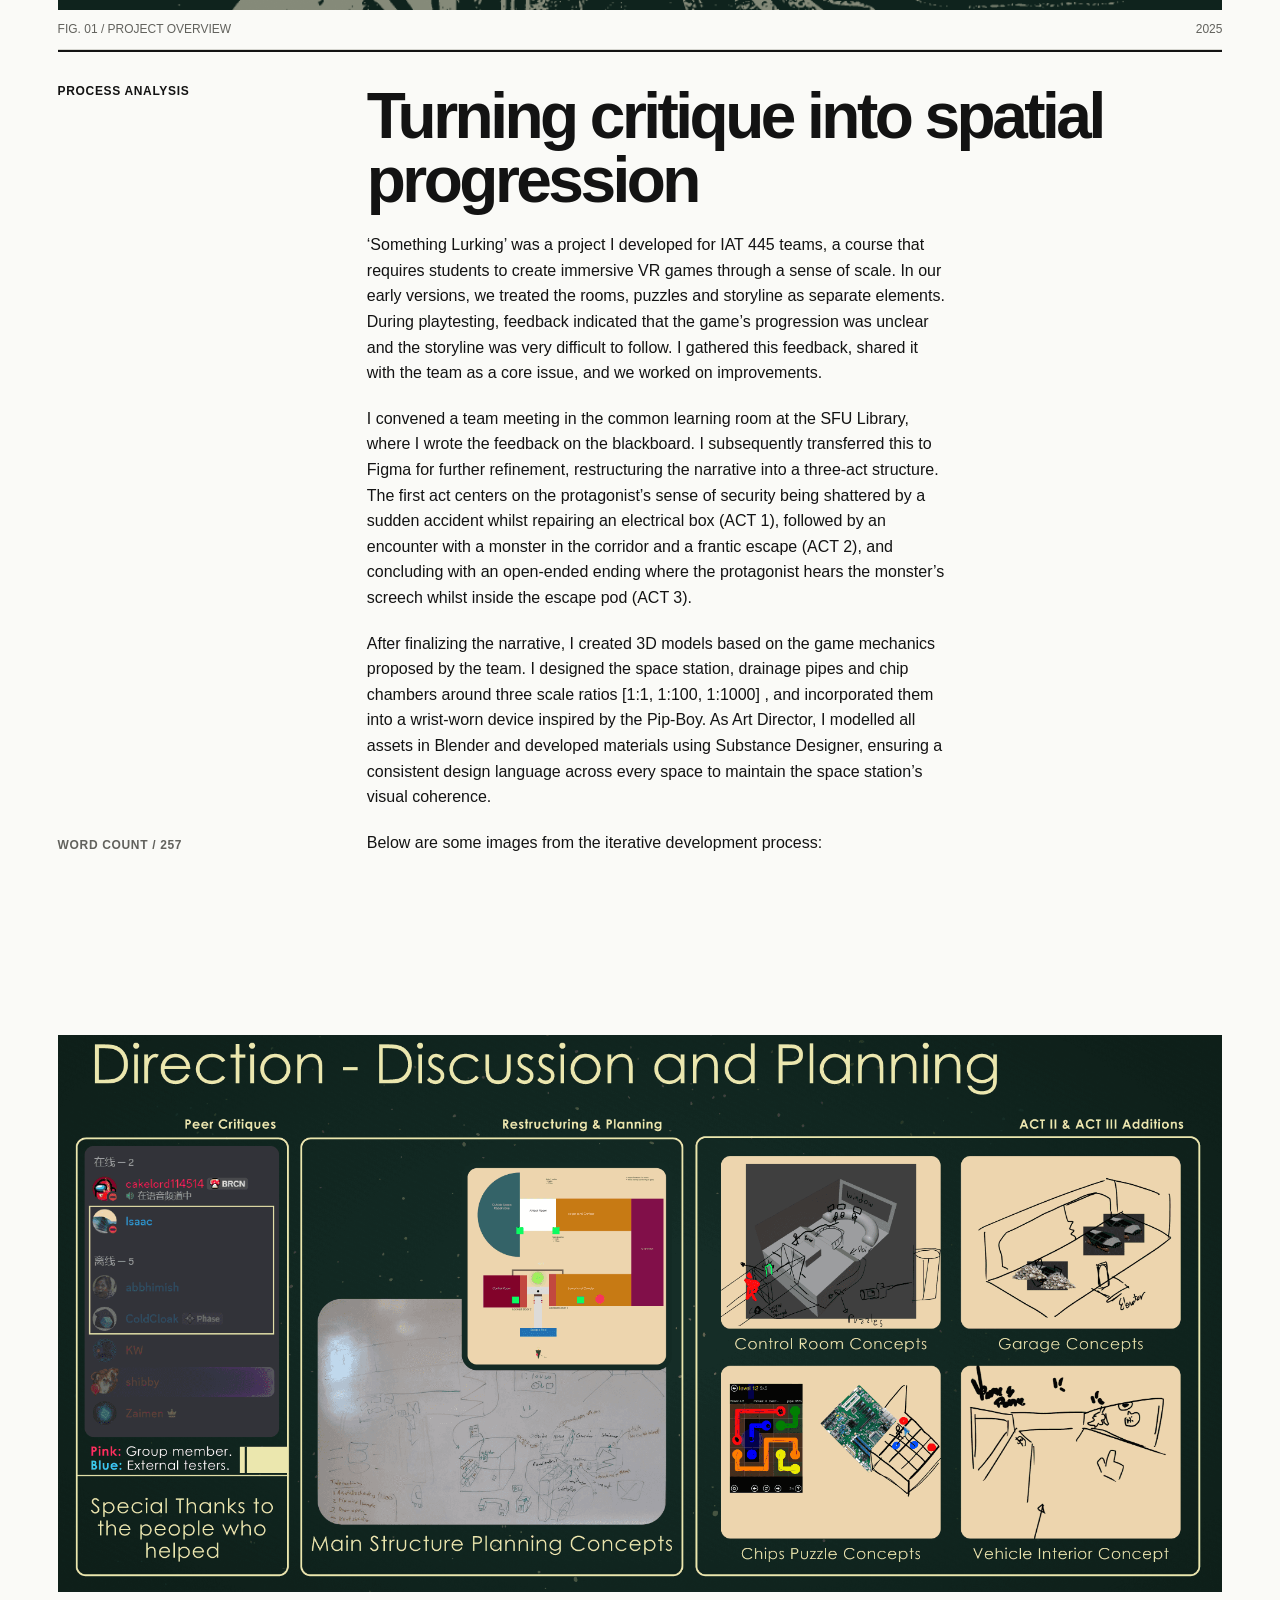
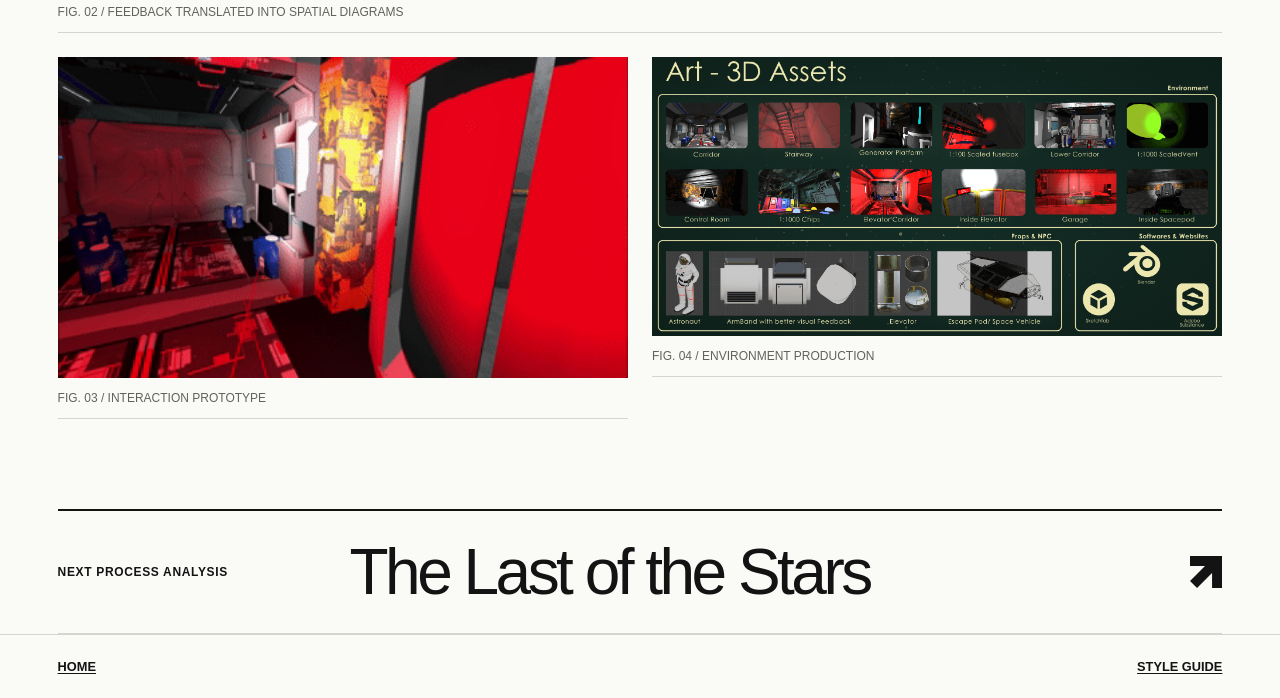
<file: projects/something-lurking.html>
<!doctype html>
<html lang="en">
  <head>
    <meta charset="utf-8" />
    <meta name="viewport" content="width=device-width,initial-scale=1" />
    <title>Something Lurking / Eric Gabriel Cheng Li</title>
    <link rel="icon" href="../assets/favicon.svg" type="image/svg+xml" />
    <link rel="stylesheet" href="../css/style.css" />
  </head>
  <body>
    <a class="skip-link" href="#main">Skip to content</a>
    <header class="component-header formal-header">
      <a
        class="wordmark"
        href="../index.html"
        aria-label="Eric Gabriel Cheng Li — home"
        ><img src="../assets/logo.svg" alt=""
      /></a>
      <nav aria-label="Project navigation">
        <a href="../index.html#work">WORK</a
        ><a href="../style-guide.html">STYLE GUIDE</a>
      </nav>
      <span class="edition">PROJECT / 01</span>
    </header>
    <main id="main" class="case-study">
      <header class="case-intro-demo case-hero">
        <div class="case-title">
          <p class="micro">VR EXPLORATION / 2025</p>
          <h1>Something<br />Lurking</h1>
          <p>Designing tension through space, scale, and discovery.</p>
        </div>
        <dl class="case-facts-demo">
          <div>
            <dt>MY ROLE</dt>
            <dd>Art Director &amp;<br />Level Designer</dd>
          </div>
          <div>
            <dt>TIMEFRAME</dt>
            <dd>1 month / 2025</dd>
          </div>
          <div>
            <dt>TOOLS</dt>
            <dd>Unity / Blender / Figma</dd>
          </div>
        </dl>
      </header>
      <figure class="project-figure case-cover">
        <img
          src="../assets/portfolio/something-lurking/overview.png"
          alt="Something Lurking environment, prop, and astronaut artwork"
        />
        <figcaption>FIG. 01 / PROJECT OVERVIEW <span>2025</span></figcaption>
      </figure>
      <article class="case-section-demo analysis-block">
        <aside>
          <span class="micro">PROCESS ANALYSIS</span>
          <p class="analysis-count">WORD COUNT / 257</p>
        </aside>
        <div class="analysis-copy">
          <h2>Turning critique into spatial progression</h2>
          <p>‘Something Lurking’ was a project I developed for IAT 445 teams, a course that requires students to create immersive VR games through a sense of scale. In our early versions, we treated the rooms, puzzles and storyline as separate elements. During playtesting, feedback indicated that the game’s progression was unclear and the storyline was very difficult to follow. I gathered this feedback, shared it with the team as a core issue, and we worked on improvements.</p>
          <p>I convened a team meeting in the common learning room at the SFU Library, where I wrote the feedback on the blackboard. I subsequently transferred this to Figma for further refinement, restructuring the narrative into a three-act structure. The first act centers on the protagonist’s sense of security being shattered by a sudden accident whilst repairing an electrical box (ACT 1), followed by an encounter with a monster in the corridor and a frantic escape (ACT 2), and concluding with an open-ended ending where the protagonist hears the monster’s screech whilst inside the escape pod (ACT 3).</p>
          <p>After finalizing the narrative, I created 3D models based on the game mechanics proposed by the team. I designed the space station, drainage pipes and chip chambers around three scale ratios [1:1, 1:100, 1:1000] , and incorporated them into a wrist-worn device inspired by the Pip-Boy. As Art Director, I modelled all assets in Blender and developed materials using Substance Designer, ensuring a consistent design language across every space to maintain the space station’s visual coherence.</p>
          <p>Below are some images from the iterative development process:</p>
        </div>
      </article>
      <section
        class="process-gallery"
        aria-label="Something Lurking process artifacts"
      >
        <figure class="wide">
          <img
            src="../assets/portfolio/something-lurking/planning.png"
            alt="Planning board with level progression diagrams and environment concepts"
          />
          <figcaption>
            FIG. 02 / FEEDBACK TRANSLATED INTO SPATIAL DIAGRAMS
          </figcaption>
        </figure>
        <figure>
          <img
            src="../assets/portfolio/something-lurking/interaction.gif"
            alt="VR interaction prototype in motion"
          />
          <figcaption>FIG. 03 / INTERACTION PROTOTYPE</figcaption>
        </figure>
        <figure>
          <img
            src="../assets/portfolio/something-lurking/environment.png"
            alt="Environment and prop production overview"
          />
          <figcaption>FIG. 04 / ENVIRONMENT PRODUCTION</figcaption>
        </figure>
      </section>
      <a class="next-project" href="the-last-of-the-stars.html"
        ><span>NEXT PROCESS ANALYSIS</span><strong>The Last of the Stars</strong
        ><span class="svg-arrow arrow-up-right" aria-hidden="true"></span
      ></a>
    </main>
    <footer class="site-footer">
      <a class="in-text-link" href="../index.html">HOME</a
      ><a class="in-text-link" href="../style-guide.html">STYLE GUIDE</a>
    </footer>
  </body>
</html>
</file>
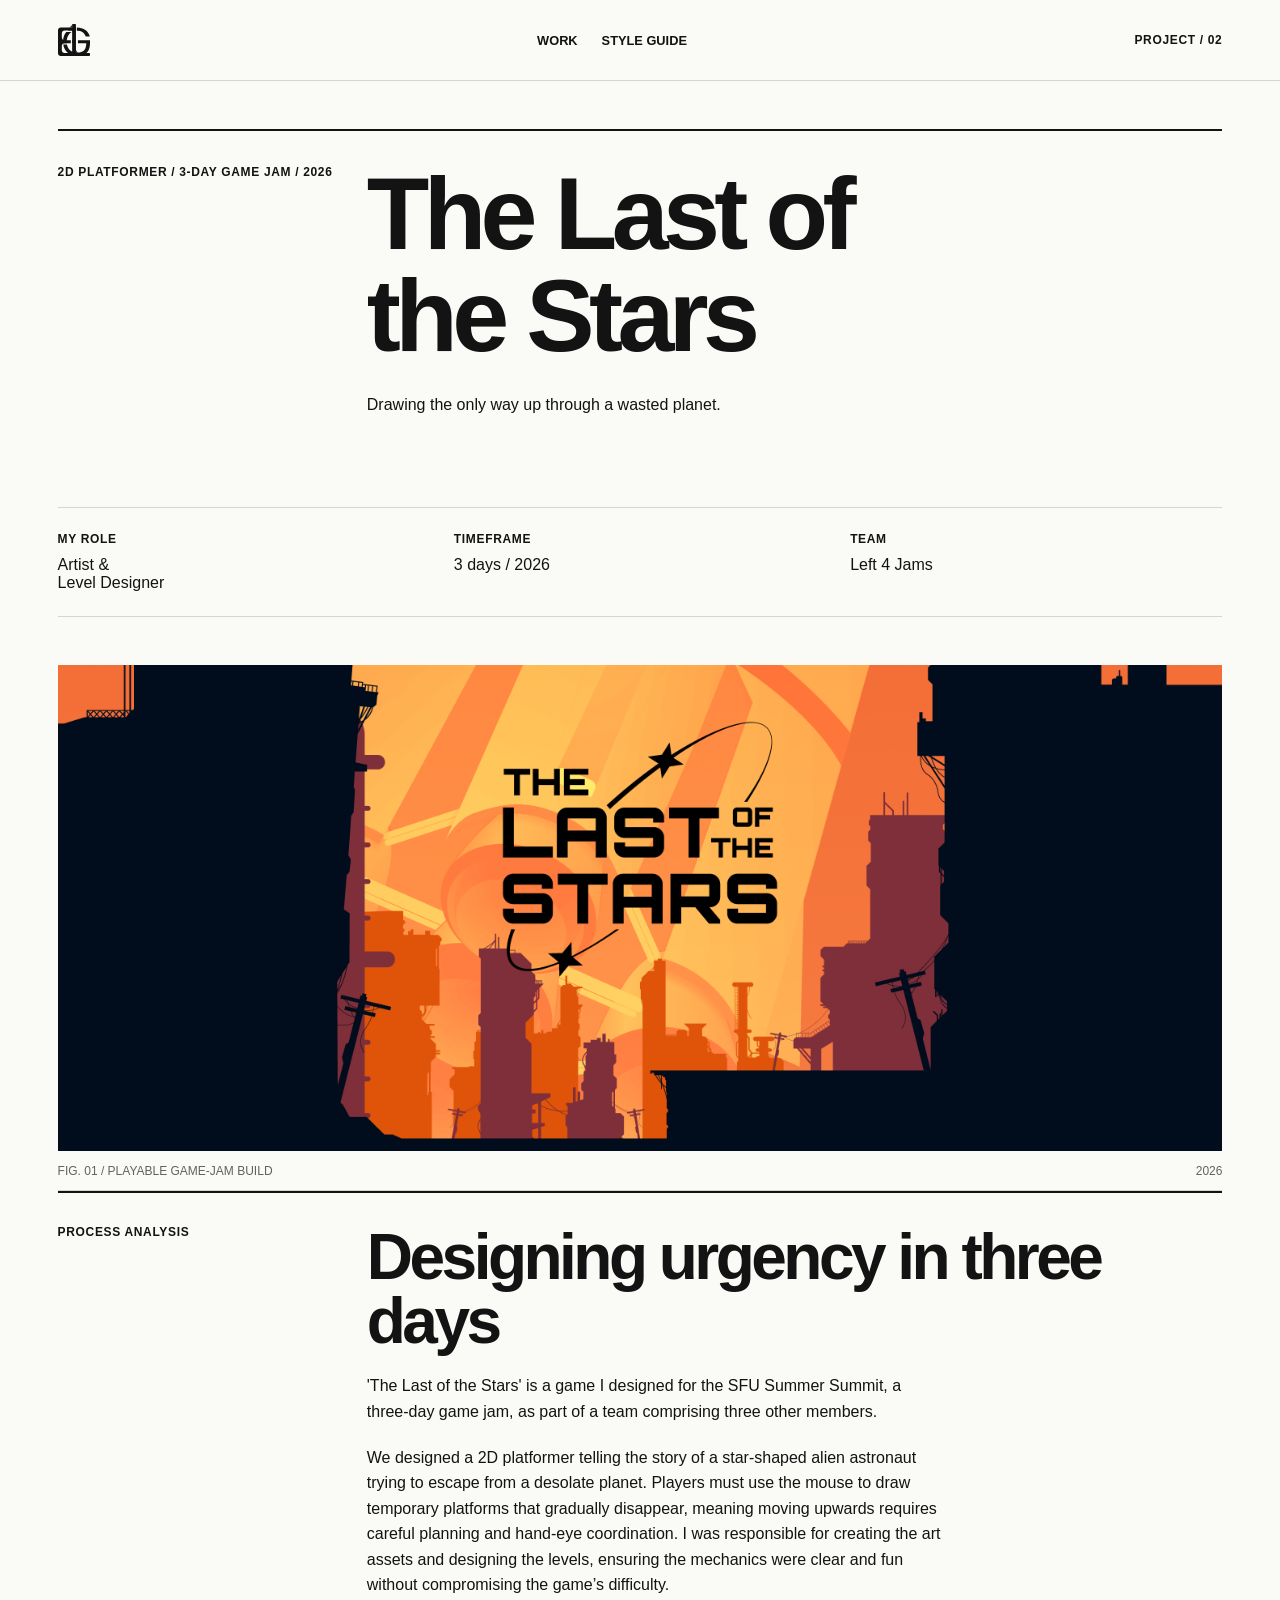
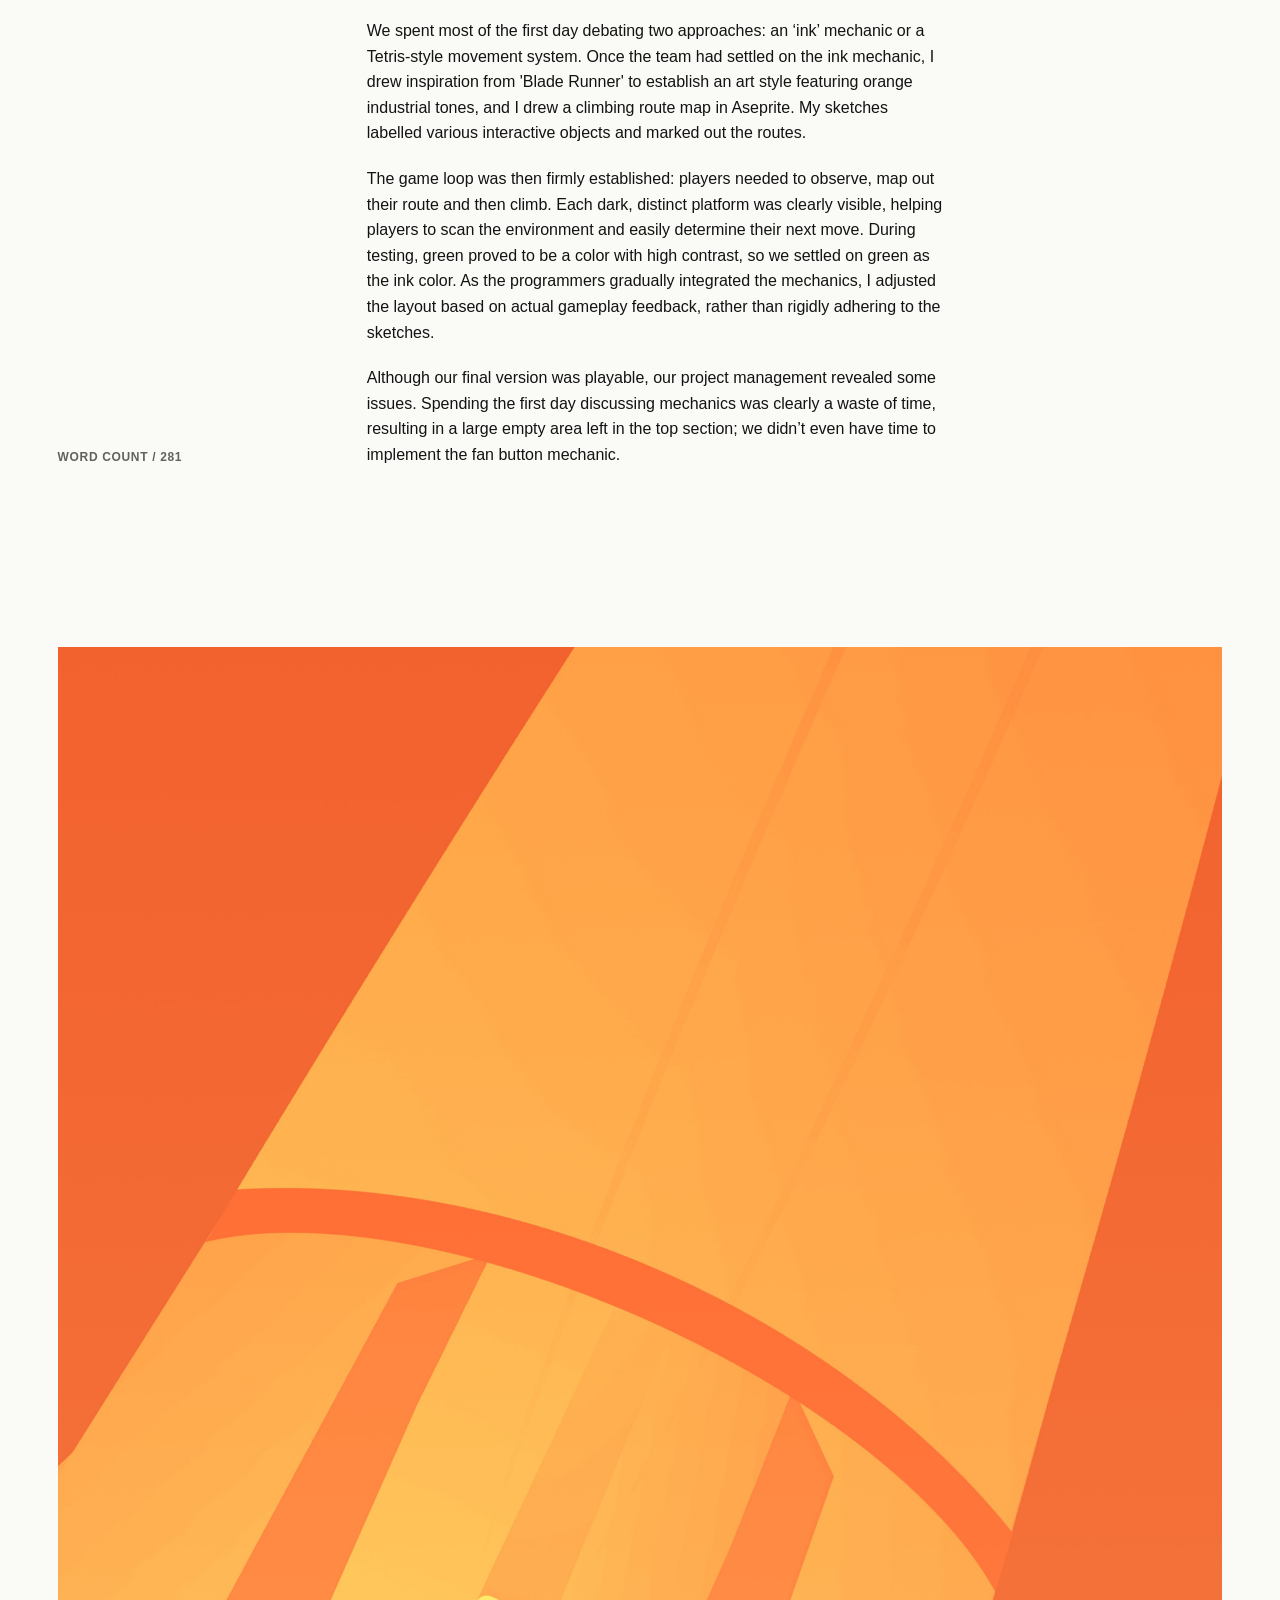
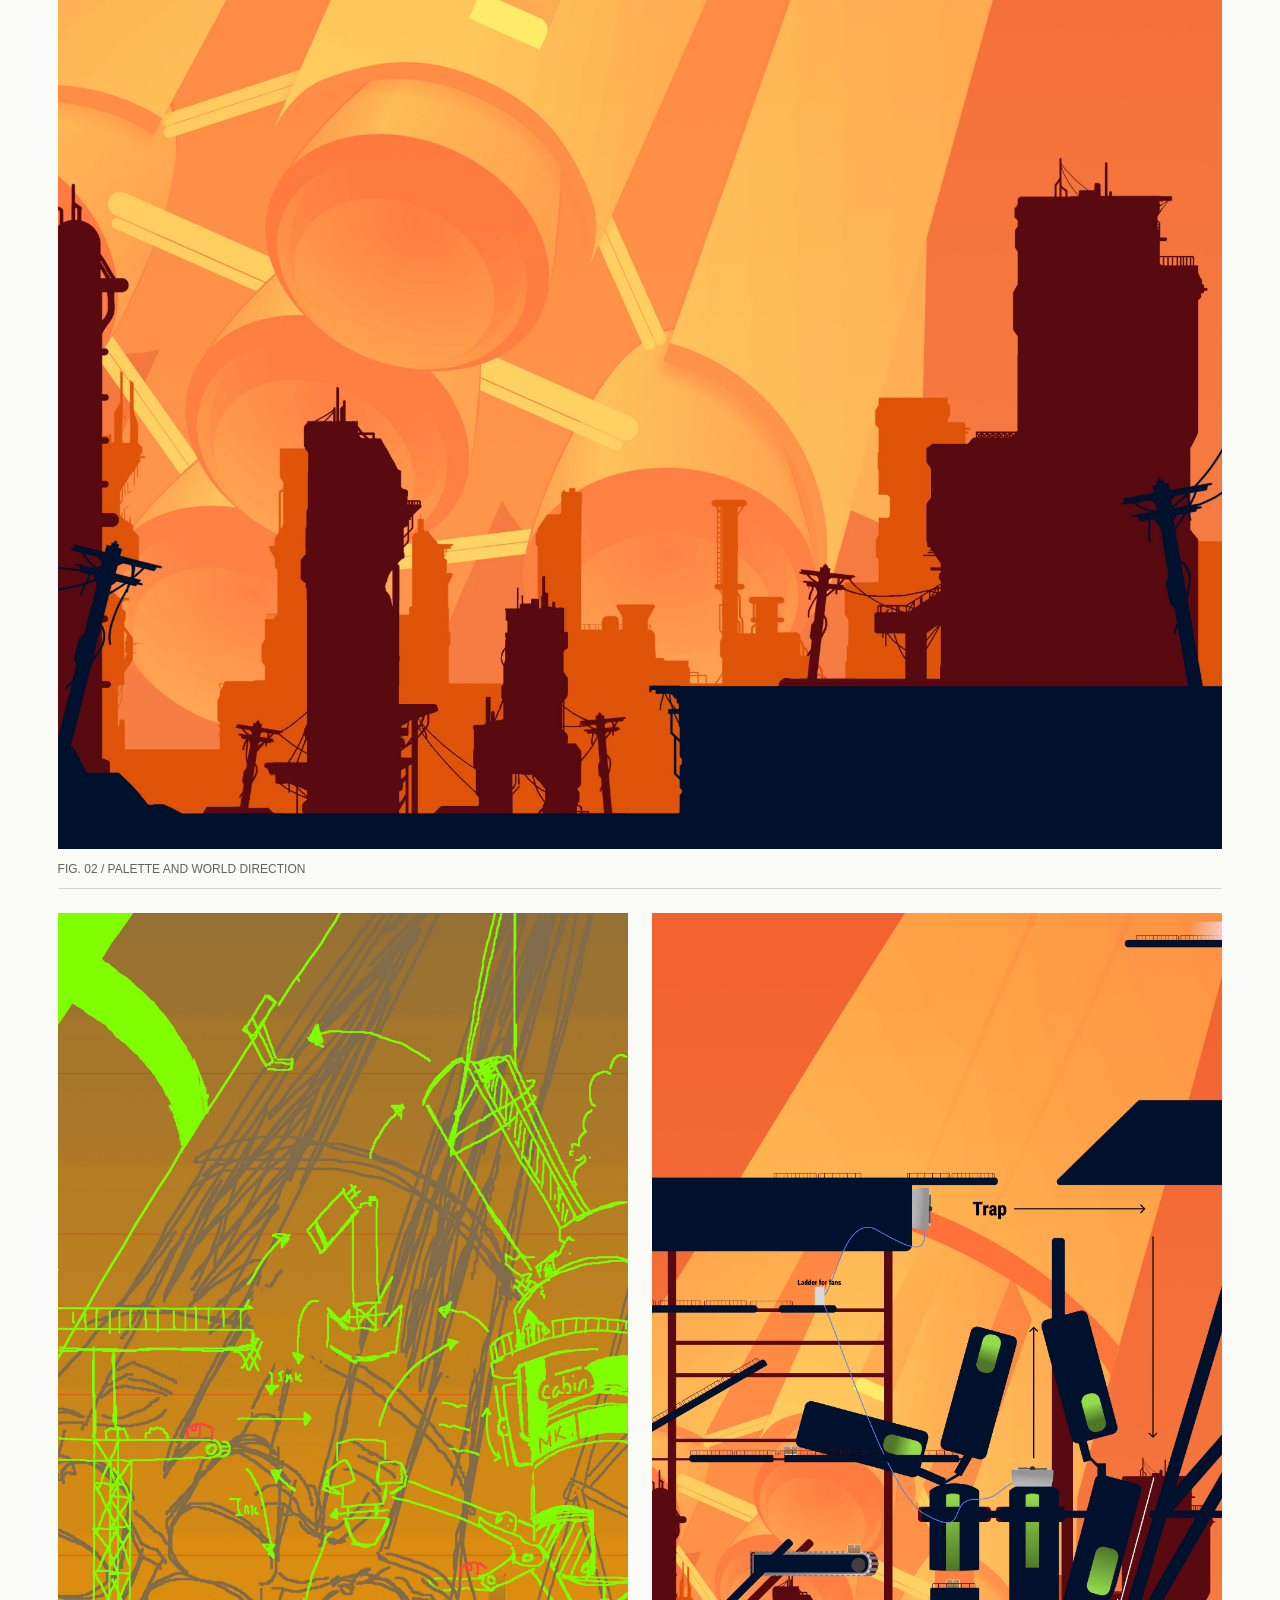
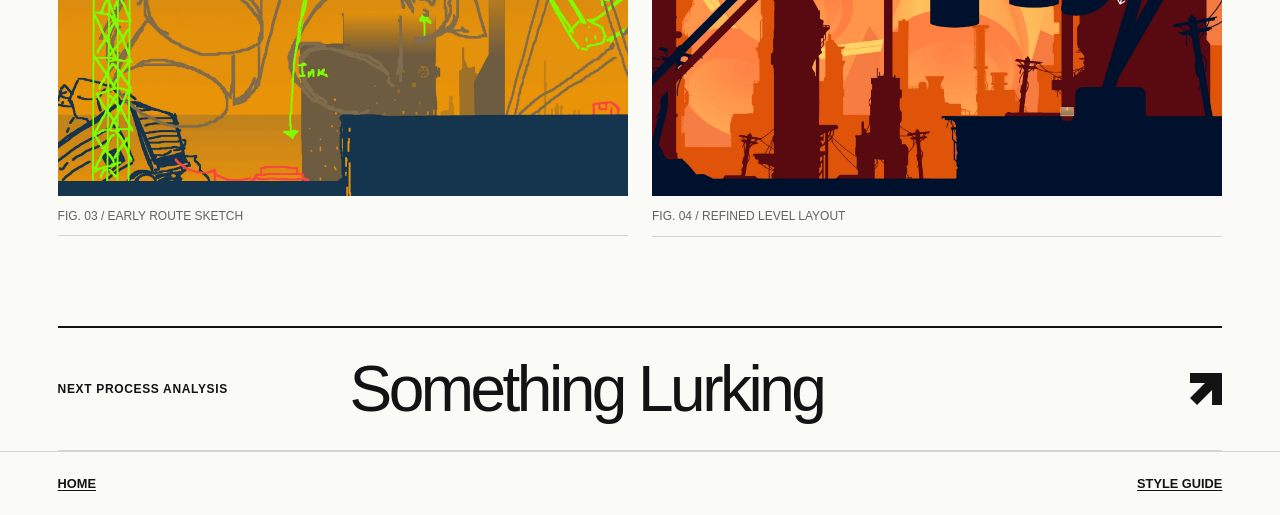
<file: projects/the-last-of-the-stars.html>
<!doctype html>
<html lang="en">
  <head>
    <meta charset="utf-8" />
    <meta name="viewport" content="width=device-width,initial-scale=1" />
    <title>The Last of the Stars / Eric Gabriel Cheng Li</title>
    <link rel="icon" href="../assets/favicon.svg" type="image/svg+xml" />
    <link rel="stylesheet" href="../css/style.css" />
  </head>
  <body>
    <a class="skip-link" href="#main">Skip to content</a>
    <header class="component-header formal-header">
      <a
        class="wordmark"
        href="../index.html"
        aria-label="Eric Gabriel Cheng Li — home"
        ><img src="../assets/logo.svg" alt=""
      /></a>
      <nav aria-label="Project navigation">
        <a href="../index.html#work">WORK</a
        ><a href="../style-guide.html">STYLE GUIDE</a>
      </nav>
      <span class="edition">PROJECT / 02</span>
    </header>
    <main id="main" class="case-study">
      <header class="case-intro-demo case-hero">
        <div class="case-title">
          <p class="micro">2D PLATFORMER / 3-DAY GAME JAM / 2026</p>
          <h1>The Last of<br />the Stars</h1>
          <p>Drawing the only way up through a wasted planet.</p>
        </div>
        <dl class="case-facts-demo">
          <div>
            <dt>MY ROLE</dt>
            <dd>Artist &amp;<br />Level Designer</dd>
          </div>
          <div>
            <dt>TIMEFRAME</dt>
            <dd>3 days / 2026</dd>
          </div>
          <div>
            <dt>TEAM</dt>
            <dd>Left 4 Jams</dd>
          </div>
        </dl>
      </header>
      <figure class="project-figure case-cover">
        <img
          src="../assets/portfolio/the-last-of-the-stars/cover.png"
          alt="The Last of the Stars title artwork over an orange industrial city"
        />
        <figcaption>
          FIG. 01 / PLAYABLE GAME-JAM BUILD <span>2026</span>
        </figcaption>
      </figure>
      <article class="case-section-demo analysis-block">
        <aside>
          <span class="micro">PROCESS ANALYSIS</span>
          <p class="analysis-count">WORD COUNT / 281</p>
        </aside>
        <div class="analysis-copy">
          <h2>Designing urgency in three days</h2>
          <p>'The Last of the Stars' is a game I designed for the SFU Summer Summit, a three-day game jam, as part of a team comprising three other members.</p>
          <p>We designed a 2D platformer telling the story of a star-shaped alien astronaut trying to escape from a desolate planet. Players must use the mouse to draw temporary platforms that gradually disappear, meaning moving upwards requires careful planning and hand-eye coordination. I was responsible for creating the art assets and designing the levels, ensuring the mechanics were clear and fun without compromising the game’s difficulty.</p>
          <p>We spent most of the first day debating two approaches: an ‘ink’ mechanic or a Tetris-style movement system. Once the team had settled on the ink mechanic, I drew inspiration from 'Blade Runner' to establish an art style featuring orange industrial tones, and I drew a climbing route map in Aseprite. My sketches labelled various interactive objects and marked out the routes.</p>
          <p>The game loop was then firmly established: players needed to observe, map out their route and then climb. Each dark, distinct platform was clearly visible, helping players to scan the environment and easily determine their next move. During testing, green proved to be a color with high contrast, so we settled on green as the ink color. As the programmers gradually integrated the mechanics, I adjusted the layout based on actual gameplay feedback, rather than rigidly adhering to the sketches.</p>
          <p>Although our final version was playable, our project management revealed some issues. Spending the first day discussing mechanics was clearly a waste of time, resulting in a large empty area left in the top section; we didn’t even have time to implement the fan button mechanic.</p>
        </div>
      </article>
      <section
        class="process-gallery"
        aria-label="The Last of the Stars process artifacts"
      >
        <figure class="wide">
          <img
            src="../assets/portfolio/the-last-of-the-stars/visual-direction.jpg"
            alt="Orange palette and skyline visual direction"
          />
          <figcaption>FIG. 02 / PALETTE AND WORLD DIRECTION</figcaption>
        </figure>
        <figure>
          <img
            src="../assets/portfolio/the-last-of-the-stars/level-sketch.jpg"
            alt="Early route sketch showing platforms, hazards, and movement"
          />
          <figcaption>FIG. 03 / EARLY ROUTE SKETCH</figcaption>
        </figure>
        <figure>
          <img
            src="../assets/portfolio/the-last-of-the-stars/level-layout.jpg"
            alt="Refined level layout for the game-jam build"
          />
          <figcaption>FIG. 04 / REFINED LEVEL LAYOUT</figcaption>
        </figure>
      </section>
      <a class="next-project" href="something-lurking.html"
        ><span>NEXT PROCESS ANALYSIS</span><strong>Something Lurking</strong
        ><span class="svg-arrow arrow-up-right" aria-hidden="true"></span
      ></a>
    </main>
    <footer class="site-footer">
      <a class="in-text-link" href="../index.html">HOME</a
      ><a class="in-text-link" href="../style-guide.html">STYLE GUIDE</a>
    </footer>
  </body>
</html>
</file>
<file: css/style.css>
/* Foundations and type */
:root {
  --paper: #fafaf7;
  --ink: #131313;
  --muted: #62625d;
  --line: #d5d5cf;
  --yellow: #ffe500;
  --gutter: 4.5vw;
  --gap: 1.5rem;
  /* W3Schools reference: https://www.w3schools.com/cssref/func_clamp.php, use clamp helps me reduce the stress of creating multiple @media */
  --section-space: clamp(3rem, 7vw, 7rem);
}

* {
  box-sizing: border-box;
}

body {
  margin: 0;
  background: var(--paper);
  color: var(--ink);
  font-family: Arial, Helvetica, sans-serif;
}

img {
  display: block;
  width: 100%;
  height: auto;
}

a {
  color: inherit;
  text-decoration: none;
}

a:focus-visible {
  outline: 3px solid #766a00;
  outline-offset: 4px;
}

::selection {
  background: var(--yellow);
  color: var(--ink);
}

figure,
dl,
dd,
p {
  margin: 0;
}
p {
  line-height: 1.6;
}
h1,
h2,
h3,
h4 {
  margin: 0;
  font-weight: 550;
  letter-spacing: -0.055em;
  line-height: 1;
  overflow-wrap: break-word;
}
h1 {
  font-size: clamp(3rem, 8vw, 8rem);
}
h2 {
  font-size: clamp(2.25rem, 5vw, 5rem);
}
h3 {
  font-size: clamp(1.25rem, 2vw, 2rem);
}
h4 {
  font-size: clamp(1.15rem, 1.7vw, 1.65rem);
}
.micro,
.edition,
.eyebrow,
.section-number,
dt,
.word-count,
.analysis-count,
.element-label > span,
.hero-scroll,
.next-project > span {
  font-size: 0.75rem;
  font-weight: 700;
  letter-spacing: 0.055em;
}

.work-section,
#about,
.case-study,
.style-guide-page main {
  max-width: 105rem;
  margin-inline: auto;
  padding-inline: var(--gutter);
}
.svg-arrow {
  display: inline-block;
  flex: none;
  width: 1em;
  height: 1em;
  background: currentColor;
  mask: url("../assets/union-arrow.svg") center / contain no-repeat;
}
.arrow-down {
  transform: rotate(135deg);
}
.arrow-left {
  transform: rotate(225deg);
}
.skip-link {
  position: fixed;
  top: -5rem;
  left: 1rem;
  z-index: 5;
  padding: 0.8rem;
  background: var(--yellow);
}
.skip-link:focus {
  top: 1rem;
}

/* Shared navigation */
.formal-header,
.site-footer,
.formal-header nav {
  display: flex;
  align-items: center;
  justify-content: space-between;
  gap: var(--gap);
  flex-wrap: wrap;
}
.formal-header,
.site-footer {
  padding: 1.5rem var(--gutter);
  font-size: 0.8rem;
  font-weight: 700;
}
.formal-header {
  border-bottom: 1px solid var(--line);
}
.site-footer {
  border-top: 1px solid var(--line);
}
.formal-header nav a:not(.in-text-link):hover {
  text-decoration: underline;
  text-underline-offset: 0.3em;
}
.wordmark {
  width: 2rem;
  flex: none;
}

/* Landing hero */
.landing-hero {
  position: relative;
  display: flex;
  align-items: end;
  min-height: 80svh;
  padding: var(--gutter);
  background: var(--ink);
  color: white;
  overflow: hidden;
}
.hero-reel,
.hero-frame,
.hero-shade {
  position: absolute;
  inset: 0;
}
.hero-frame {
  opacity: 0;
  animation: hero-cycle 16.8s infinite;
}
.hero-frame:nth-child(2) {
  animation-delay: 4.2s;
}
.hero-frame:nth-child(3) {
  animation-delay: 8.4s;
}
.hero-frame:nth-child(4) {
  animation-delay: 12.6s;
}
.hero-frame img {
  height: 100%;
  object-fit: cover;
}
@keyframes hero-cycle {
  0%,
  30%,
  100% {
    opacity: 0;
  }
  5%,
  25% {
    opacity: 1;
  }
}
.hero-shade {
  background: linear-gradient(transparent, rgb(0 0 0 / 80%));
}
.hero-overlay {
  position: relative;
  width: 100%;
  display: flex;
  align-items: end;
  flex-wrap: wrap;
  gap: var(--gap);
}
.hero-overlay h1 {
  flex: 1 1 8ch;
}
.hero-overlay h1 span,
h2 span,
.yellow-dot {
  color: var(--yellow);
}
.hero-scroll {
  display: inline-flex;
  align-items: center;
  gap: 1rem;
  padding-block: 0.6rem;
  border-bottom: 3px solid var(--yellow);
}

/* Section layouts */
.work-section,
.guide-section {
  padding-block: var(--section-space);
}
.case-study,
.guide-intro {
  padding-top: 3rem;
}
.section-heading,
.case-title,
.guide-intro,
.bio-section,
.analysis-block {
  display: grid;
  grid-template-columns: minmax(7rem, 1fr) minmax(0, 3fr);
  gap: var(--gap);
  border-top: 2px solid var(--ink);
  padding-block: 2rem var(--section-space);
}
.section-heading > p,
.case-title > p:last-child {
  grid-column: 2;
}
.section-heading > p,
.word-count,
.analysis-count {
  color: var(--muted);
}
.bio-section p,
.analysis-copy p,
.guide-intro p {
  max-width: 65ch;
  margin-top: 1.25rem;
}
.analysis-block aside {
  display: flex;
  flex-direction: column;
  justify-content: space-between;
}

/* Project cards */
.project-list,
.process-gallery {
  display: grid;
  grid-template-columns: repeat(2, minmax(0, 1fr));
  gap: var(--gap);
}
.project-image {
  position: relative;
  overflow: hidden;
  aspect-ratio: 4 / 3;
  background: var(--ink);
}
.project-image img {
  height: 100%;
  object-fit: cover;
  transition: transform 0.4s;
}
.project-image > span {
  position: absolute;
  bottom: 1rem;
  left: 1rem;
  padding: 0.7rem;
  background: var(--yellow);
  font-size: 0.75rem;
  font-weight: 700;
  transform: translateY(calc(100% + 1rem));
  transition: transform 0.25s;
}
.project-card:is(:hover, :focus-visible) .project-image > span {
  transform: none;
}

.project-card:is(:hover, :focus-visible) img {
  transform: scale(1.025);
}
.project-meta,
figcaption {
  display: flex;
  justify-content: space-between;
  gap: 1rem;
  padding-block: 0.8rem;
  color: var(--muted);
  font-size: 0.75rem;
}
.project-card p {
  margin-top: 0.5rem;
  color: var(--muted);
}

/* Case study */
.case-facts-demo {
  display: flex;
  flex-wrap: wrap;
  gap: var(--gap);
  padding-block: 1.5rem;
  margin-bottom: 3rem;
  border-block: 1px solid var(--line);
}
.case-facts-demo > div {
  flex: 1 1 9rem;
}
dt {
  margin-bottom: 0.65rem;
}
figcaption {
  border-bottom: 1px solid var(--line);
}
.process-gallery {
  padding-block: var(--section-space);
}
.process-gallery .wide {
  grid-column: 1 / -1;
}
.next-project {
  display: flex;
  align-items: center;
  gap: var(--gap);
  padding-block: 1.5rem;
  border-top: 2px solid var(--ink);
  border-bottom: 1px solid var(--line);
}
.next-project > span:first-child {
  flex: 0 0 23%;
}
.next-project strong {
  flex: 1;
  font-size: clamp(2rem, 5vw, 5rem);
  font-weight: 500;
  letter-spacing: -0.055em;
}
.next-project .svg-arrow {
  width: 2rem;
  height: 2rem;
}
.next-project:is(:hover, :focus-visible) {
  background: var(--yellow);
}

/* Style guide documentation */
.element {
  display: grid;
  grid-template-columns: minmax(0, 1fr) minmax(0, 2fr) minmax(0, 1fr);
  gap: var(--gap);
  padding-block: 2rem;
  border-top: 1px solid var(--line);
}
.element-wide {
  display: flex;
  flex-direction: column;
}
.element-wide > .element-label {
  display: flex;
  align-items: baseline;
  flex-wrap: wrap;
  gap: 0.5rem var(--gap);
}
.element-wide .element-label h3 {
  margin: 0;
}
.element-demo {
  min-width: 0;
}
.element-label h3,
.type-scale > * + * {
  margin-top: 0.65rem;
}
.element pre {
  overflow: auto;
  margin: 0;
  padding: 1rem;
  background: #efefe9;
  line-height: 1.55;
}
.swatches {
  display: grid;
  grid-template-columns: 1fr 1fr;
}
.swatch {
  display: flex;
  flex-direction: column;
  justify-content: space-between;
  min-height: 7rem;
  padding: 1rem;
  border: 1px solid var(--line);
}
.swatch.ink {
  background: var(--ink);
  color: white;
}
.swatch.yellow {
  background: var(--yellow);
}
.swatch.muted {
  background: var(--muted);
  color: white;
}
.citation-list {
  padding: 0;
  list-style: none;
}
.citation-list li {
  display: flex;
  gap: var(--gap);
  padding-block: 1rem;
  border-bottom: 1px solid var(--line);
}
.in-text-link {
  text-decoration: underline;
  text-underline-offset: 0.18em;
}
.in-text-link:is(:hover, :focus-visible) {
  background: var(--yellow);
  color: var(--ink);
}

@media (max-width: 55rem) {
  .edition {
    display: none;
  }
  .element {
    grid-template-columns: minmax(0, 1fr) minmax(0, 3fr);
  }
  .element pre {
    grid-column: 2;
  }
}
@media (max-width: 42rem) {
  .hero-overlay,
  .next-project {
    flex-wrap: wrap;
  }
  .hero-overlay > * {
    flex-basis: 100%;
  }
  .section-heading,
  .case-title,
  .guide-intro,
  .bio-section,
  .analysis-block,
  .element,
  .project-list,
  .process-gallery {
    grid-template-columns: minmax(0, 1fr);
  }
  .section-heading > p,
  .case-title > p:last-child,
  .element pre {
    grid-column: 1;
  }
  .next-project > span:first-child {
    flex: 1;
  }
  .next-project strong {
    order: 1;
    flex-basis: 100%;
  }
  .site-footer {
    align-items: flex-start;
    flex-direction: column;
  }
}
</file>
